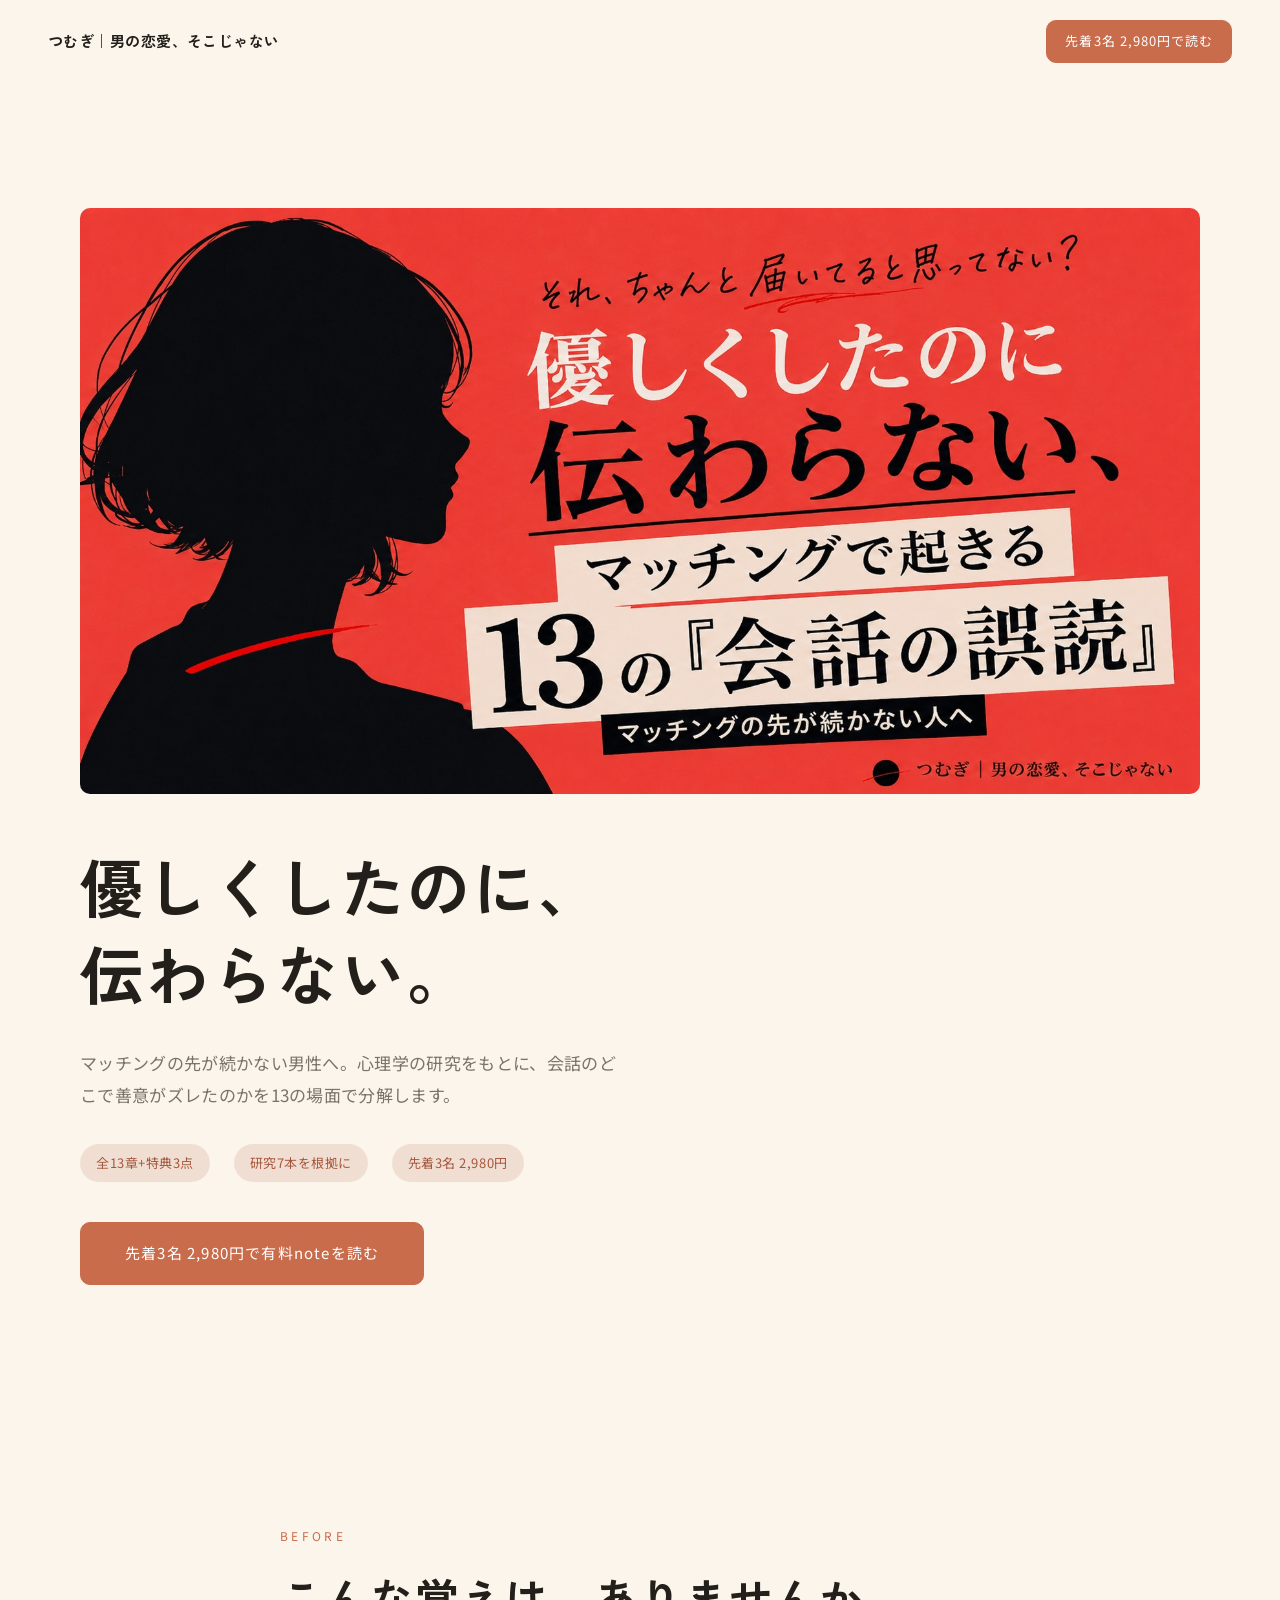
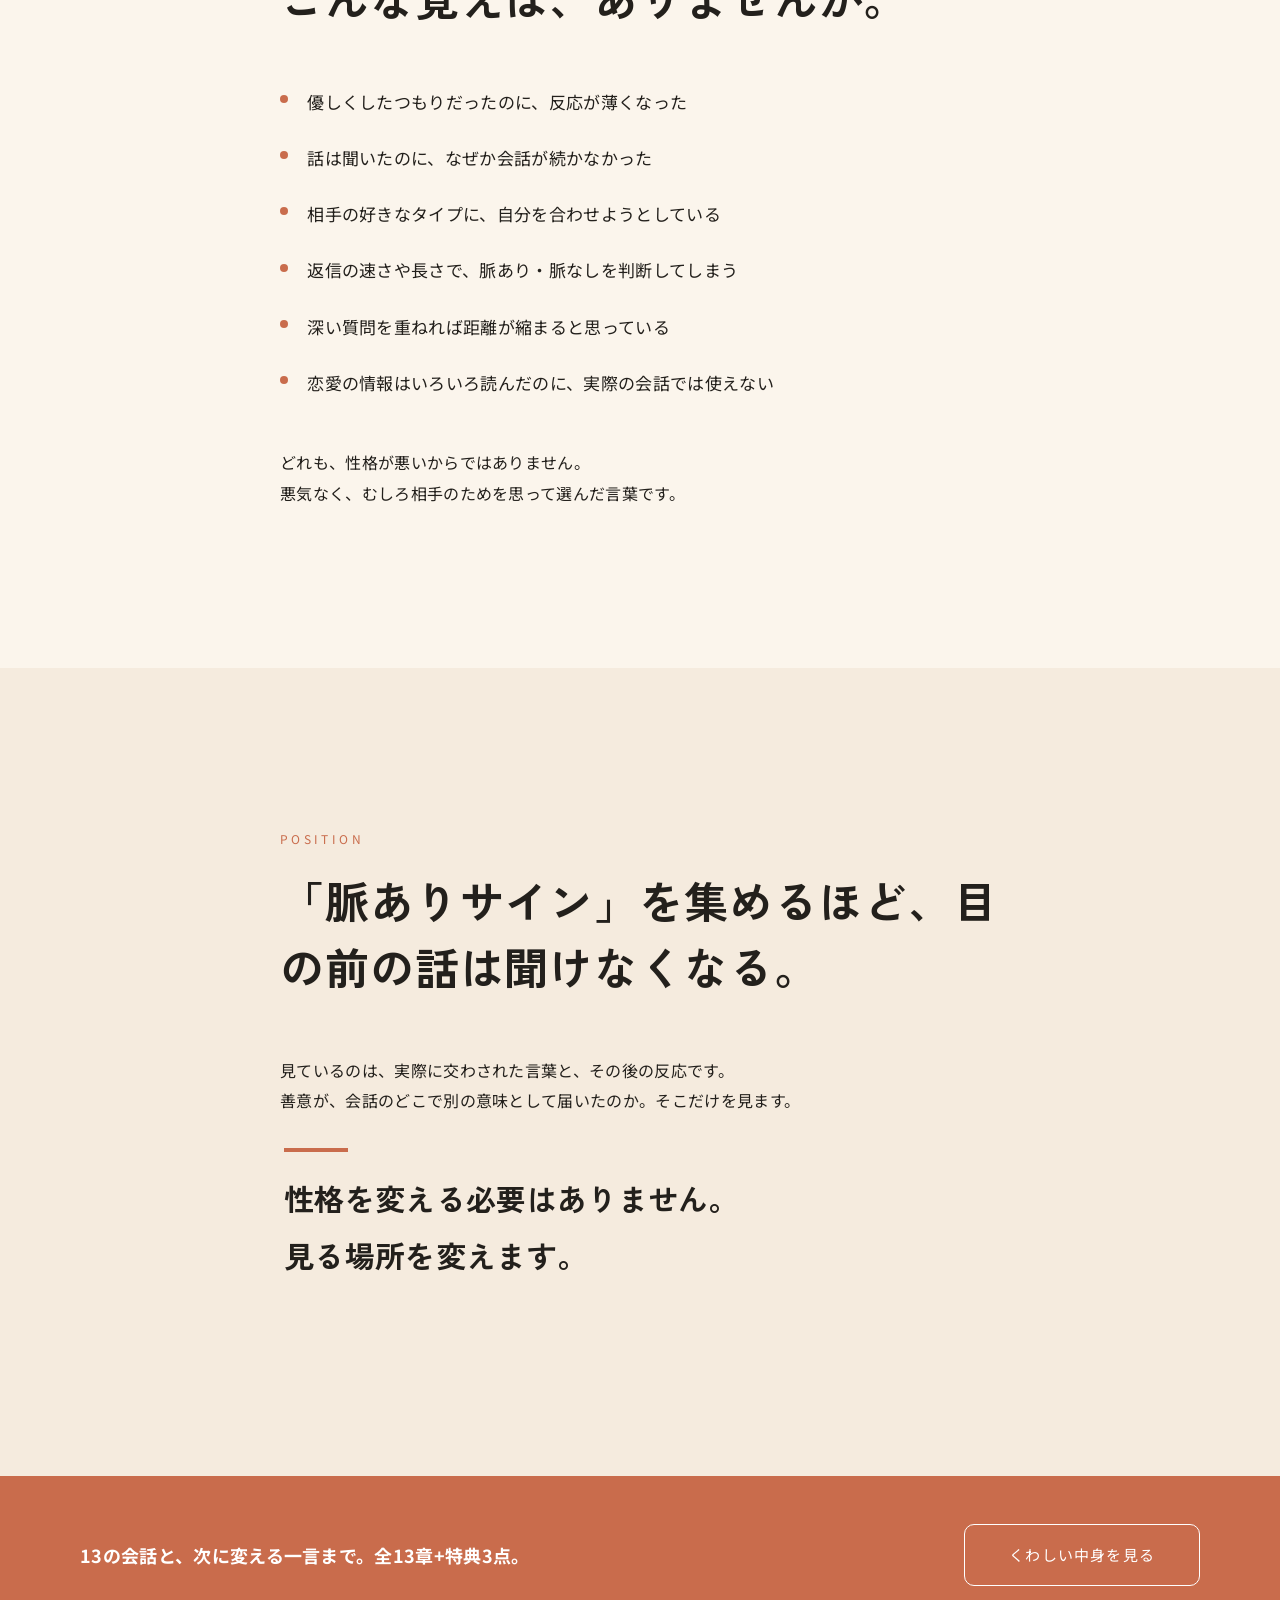
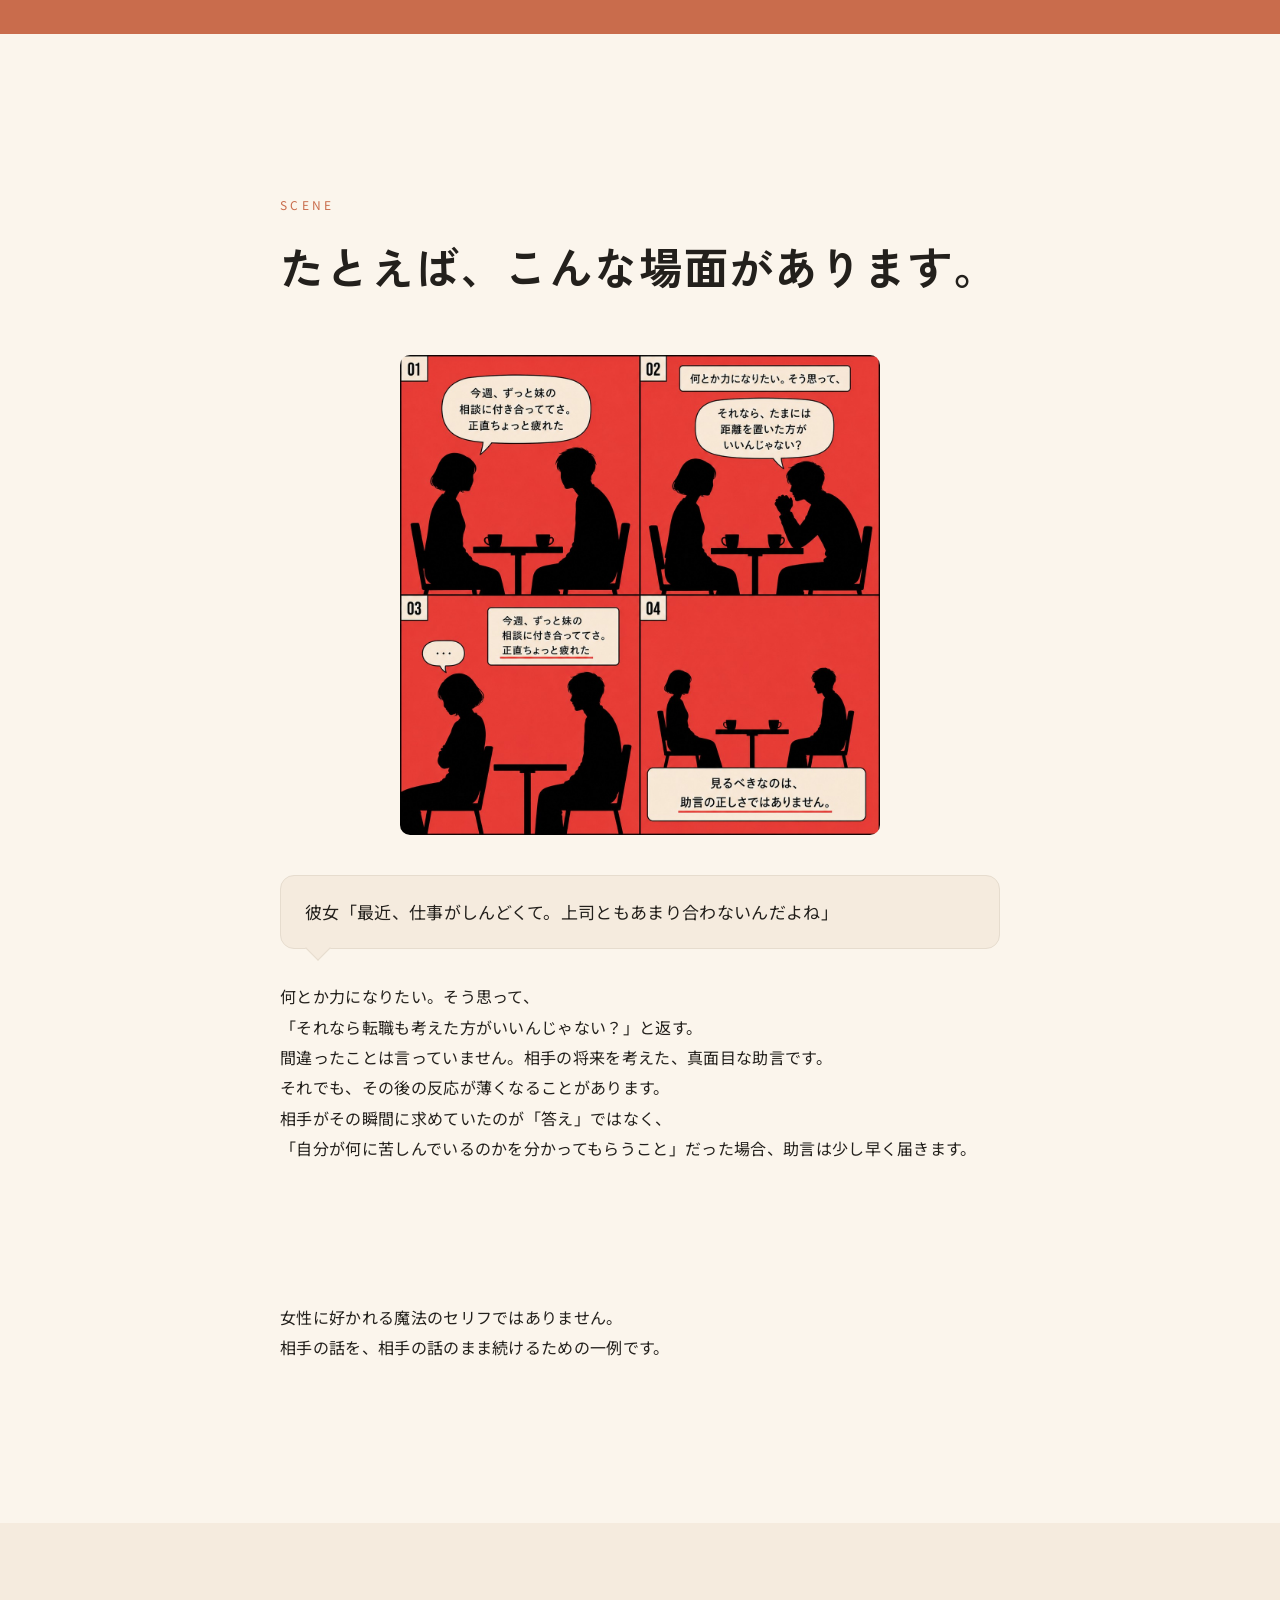
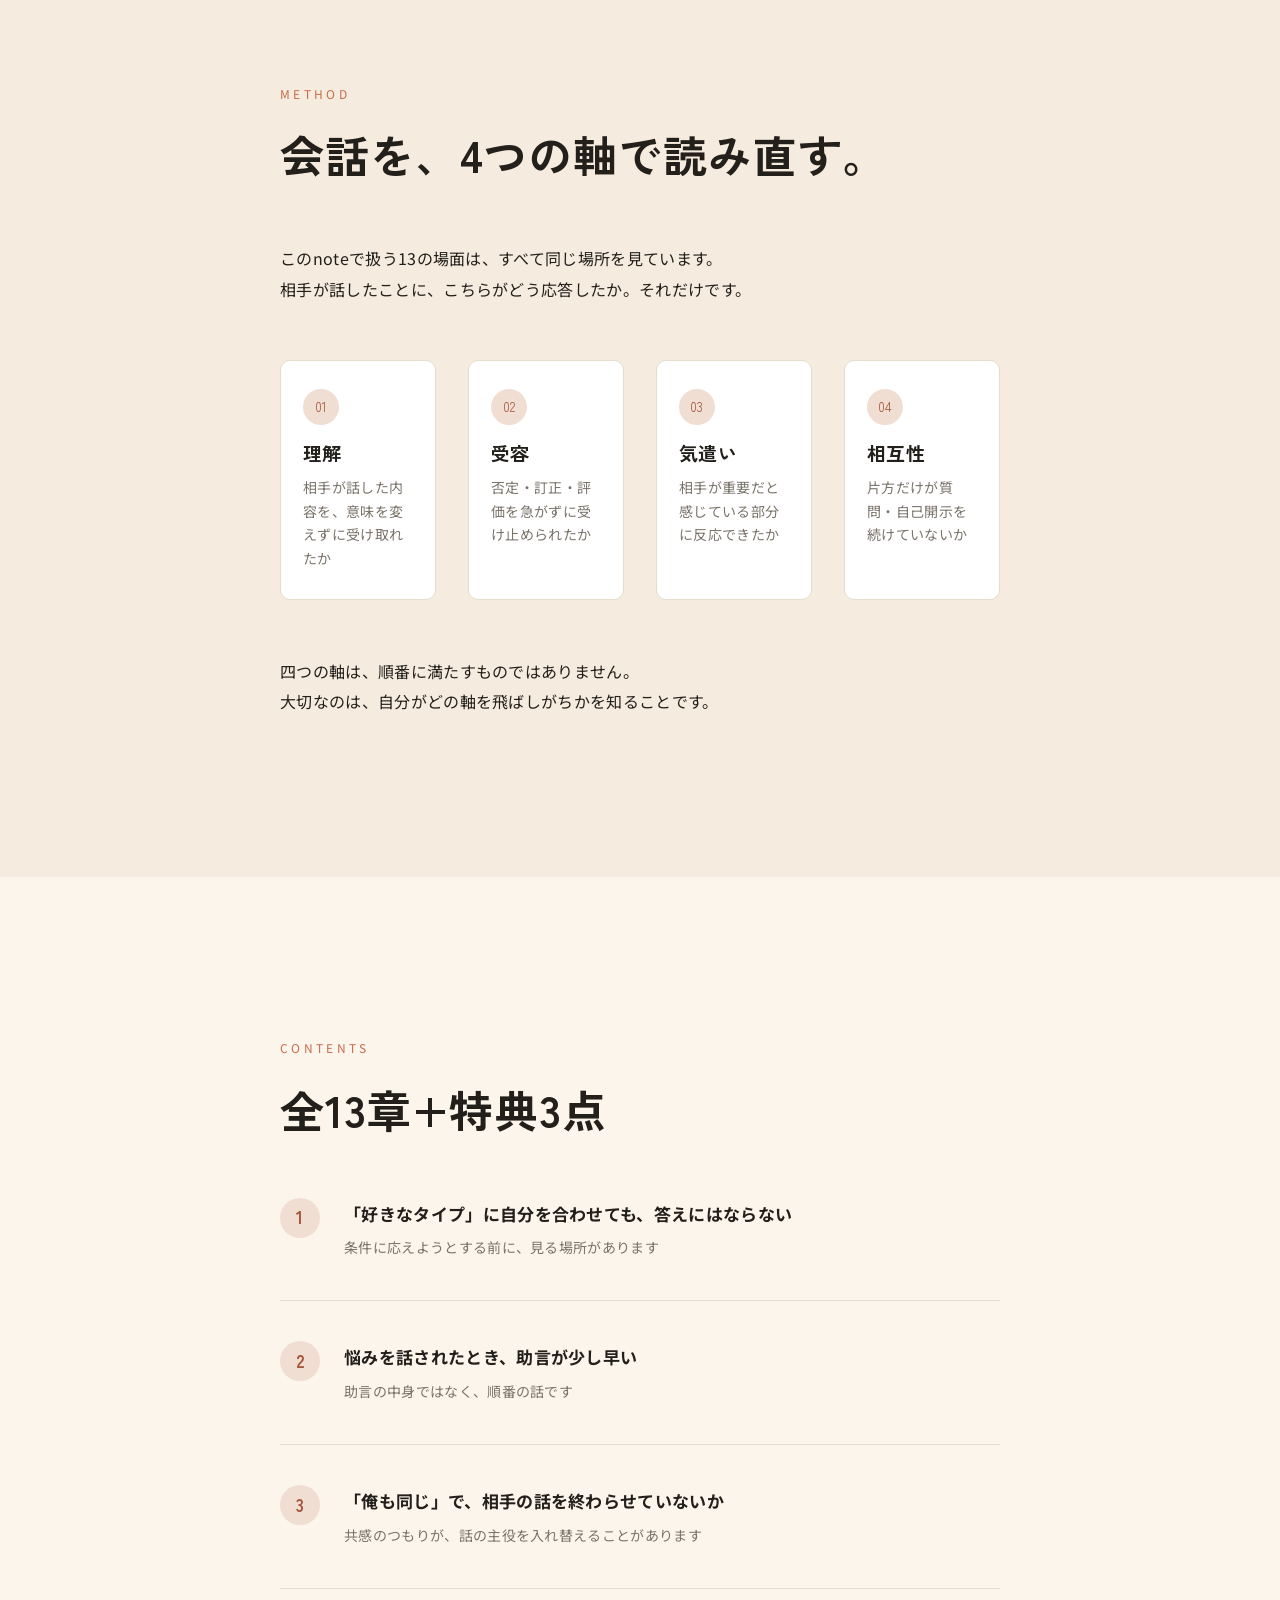
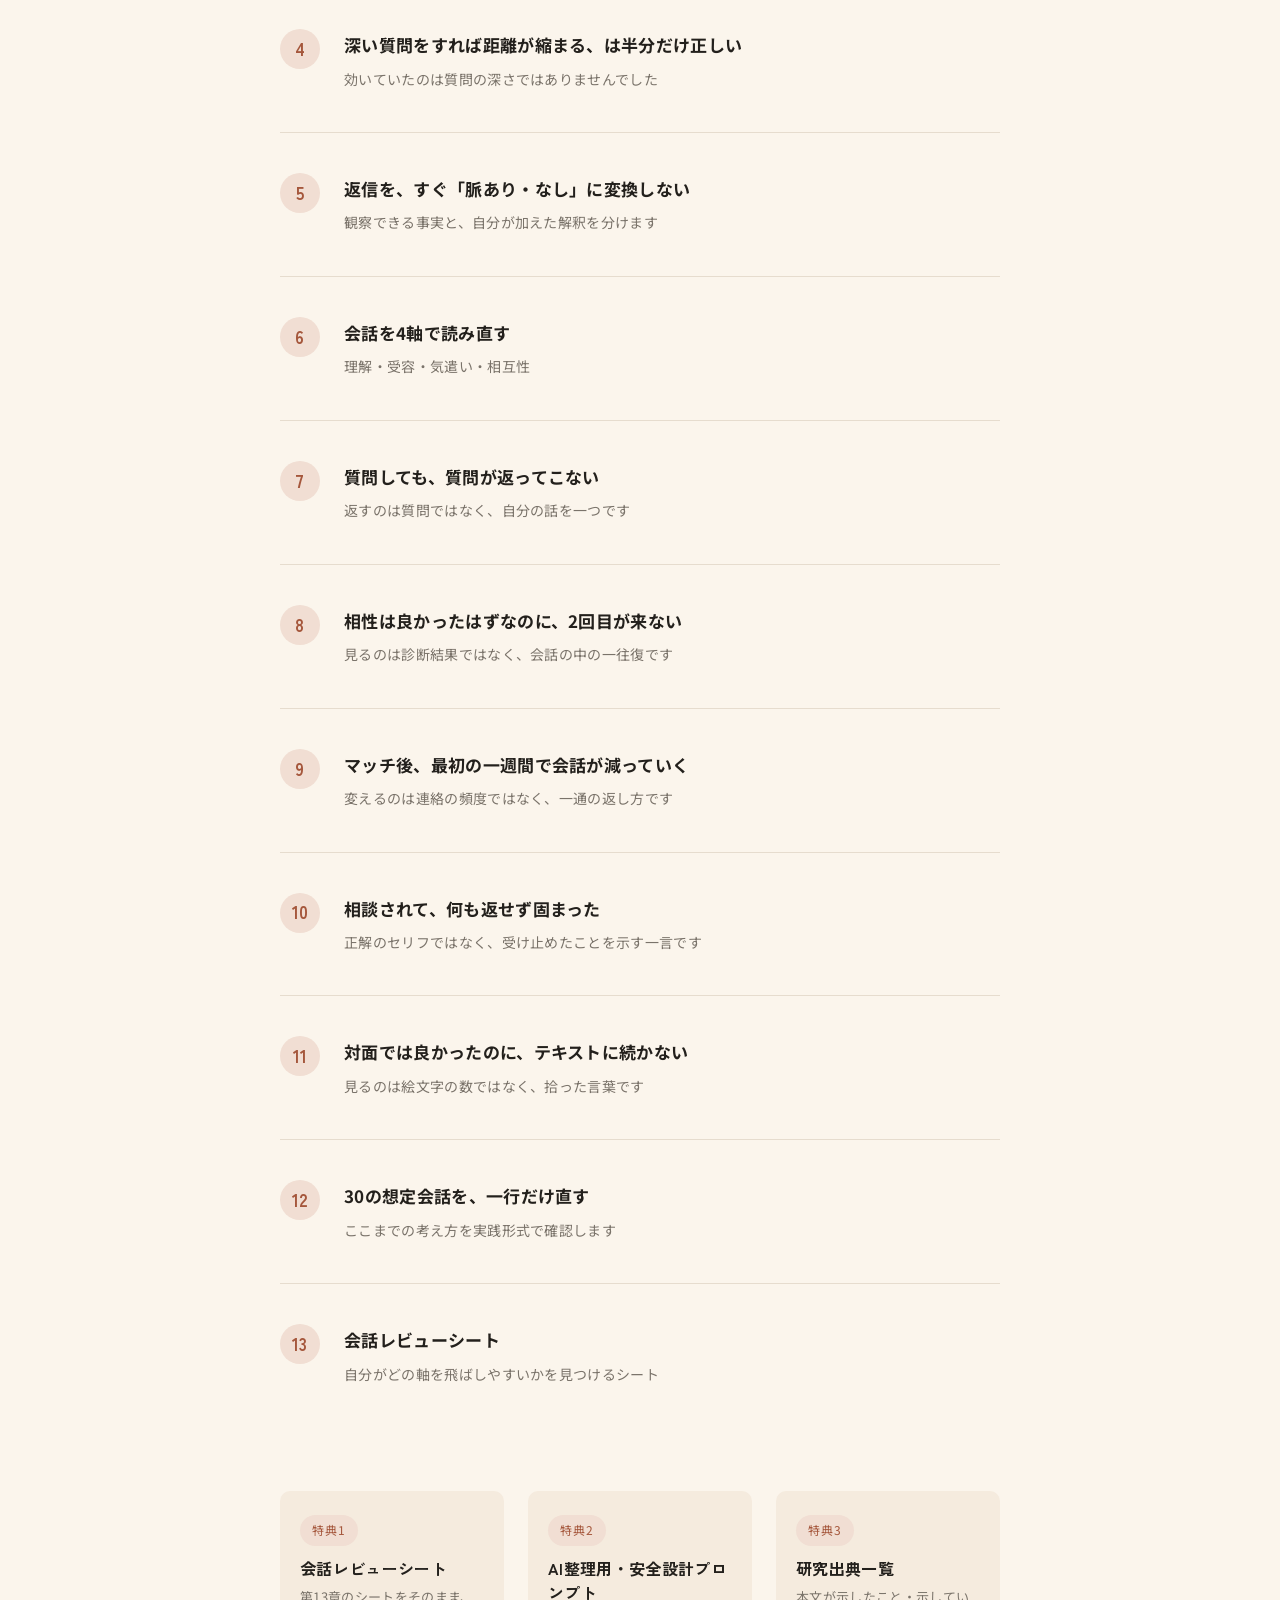
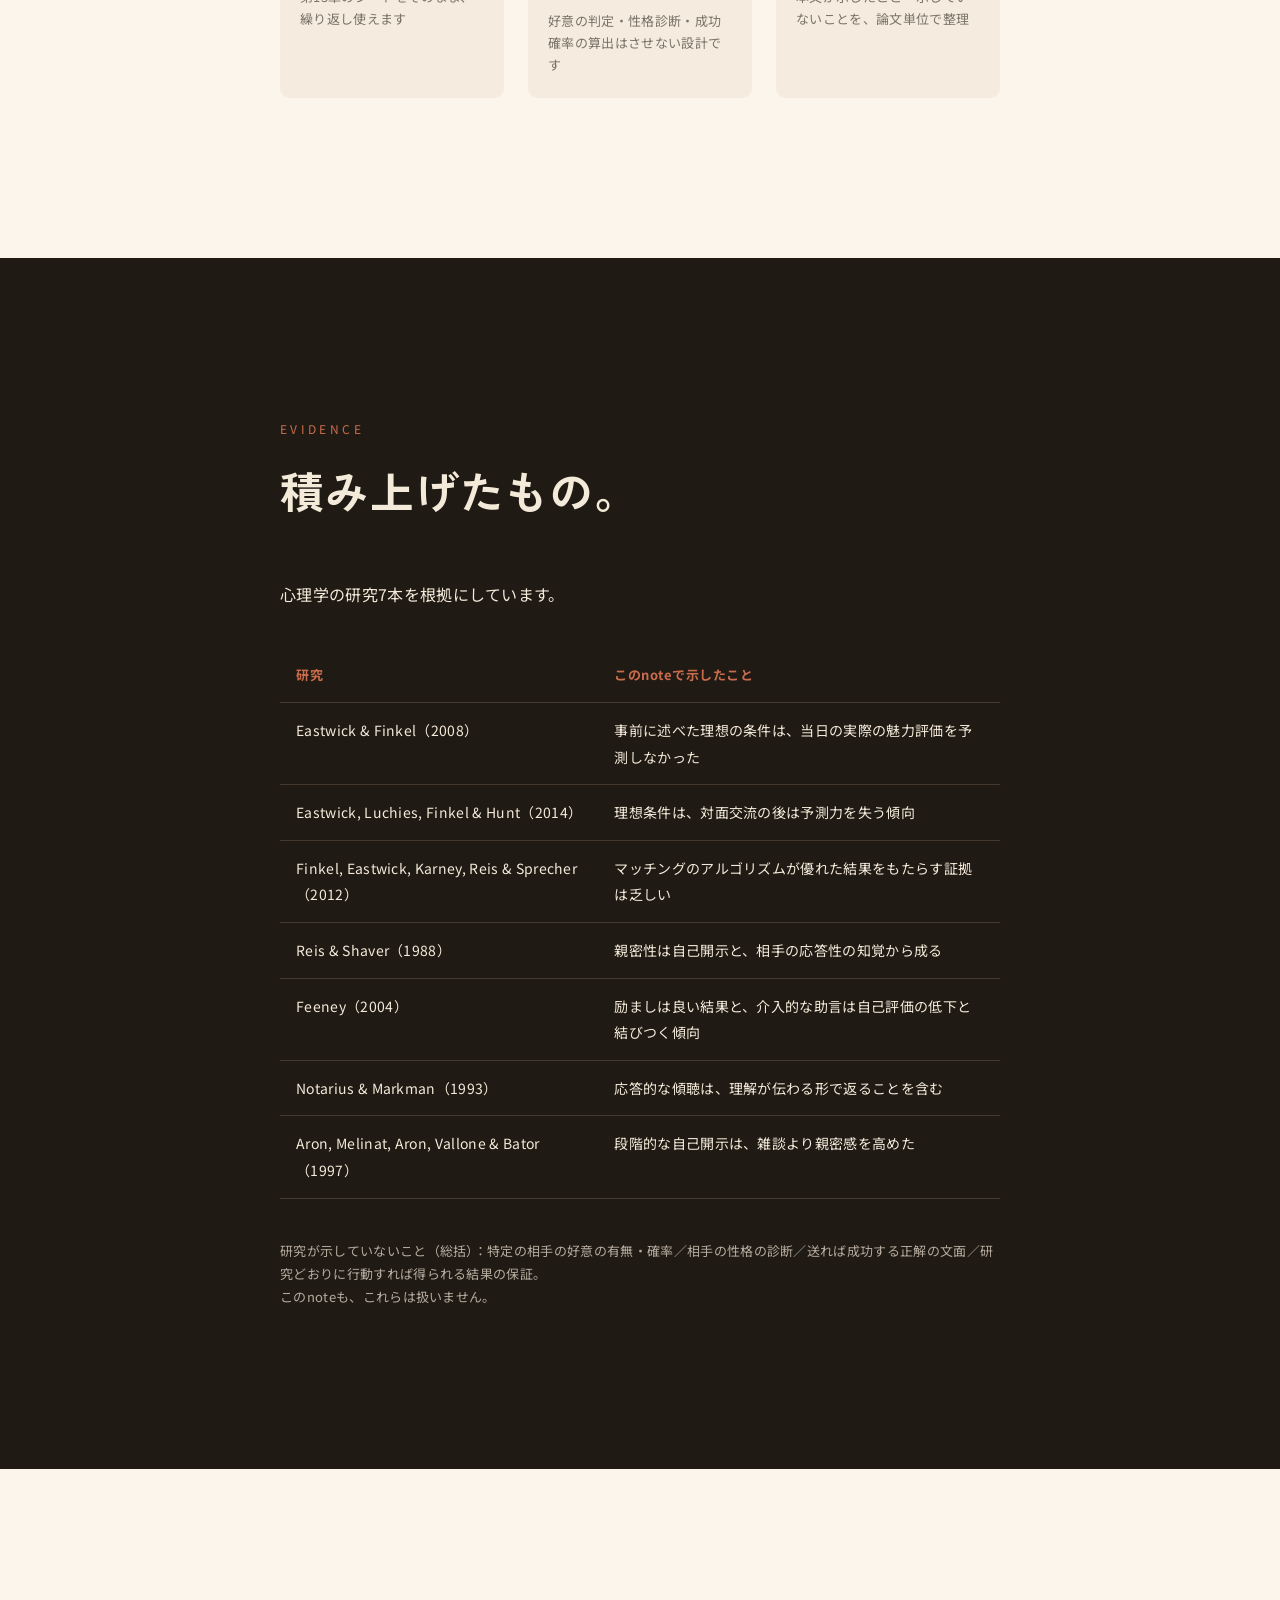
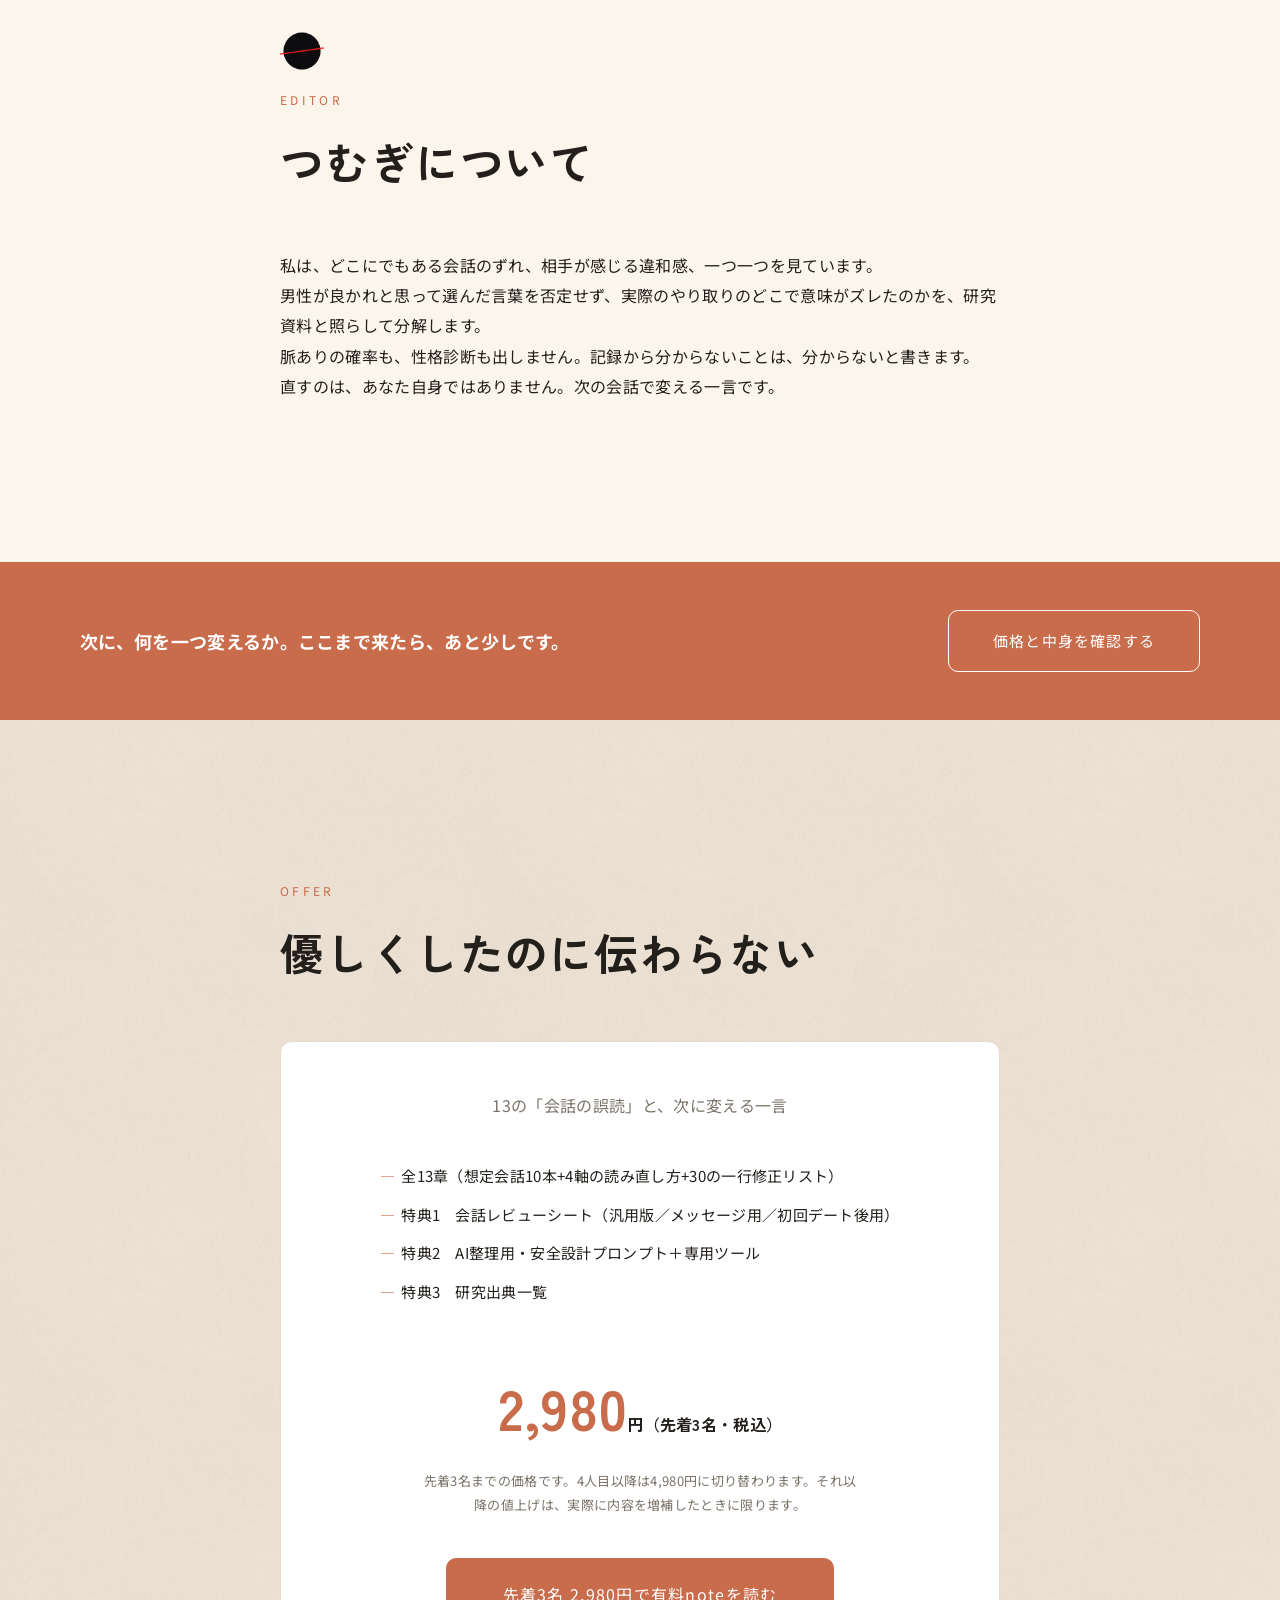
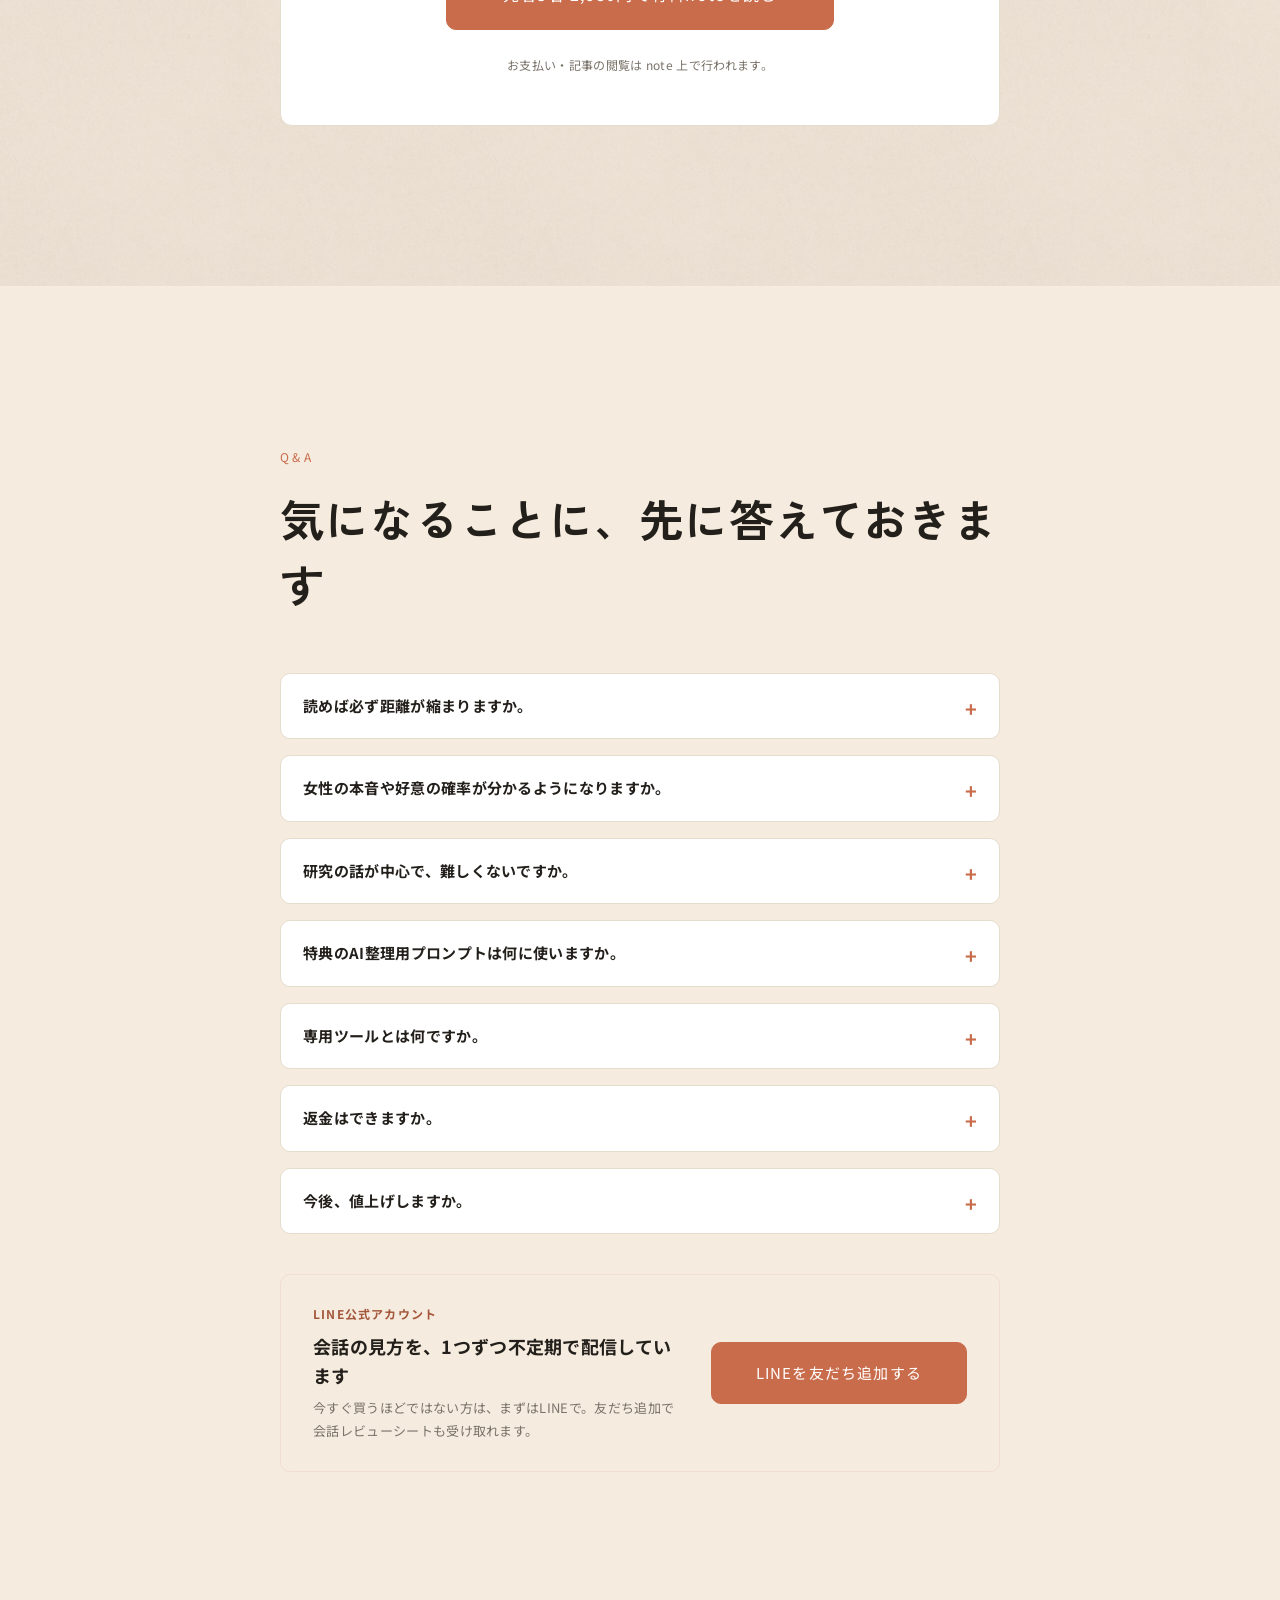
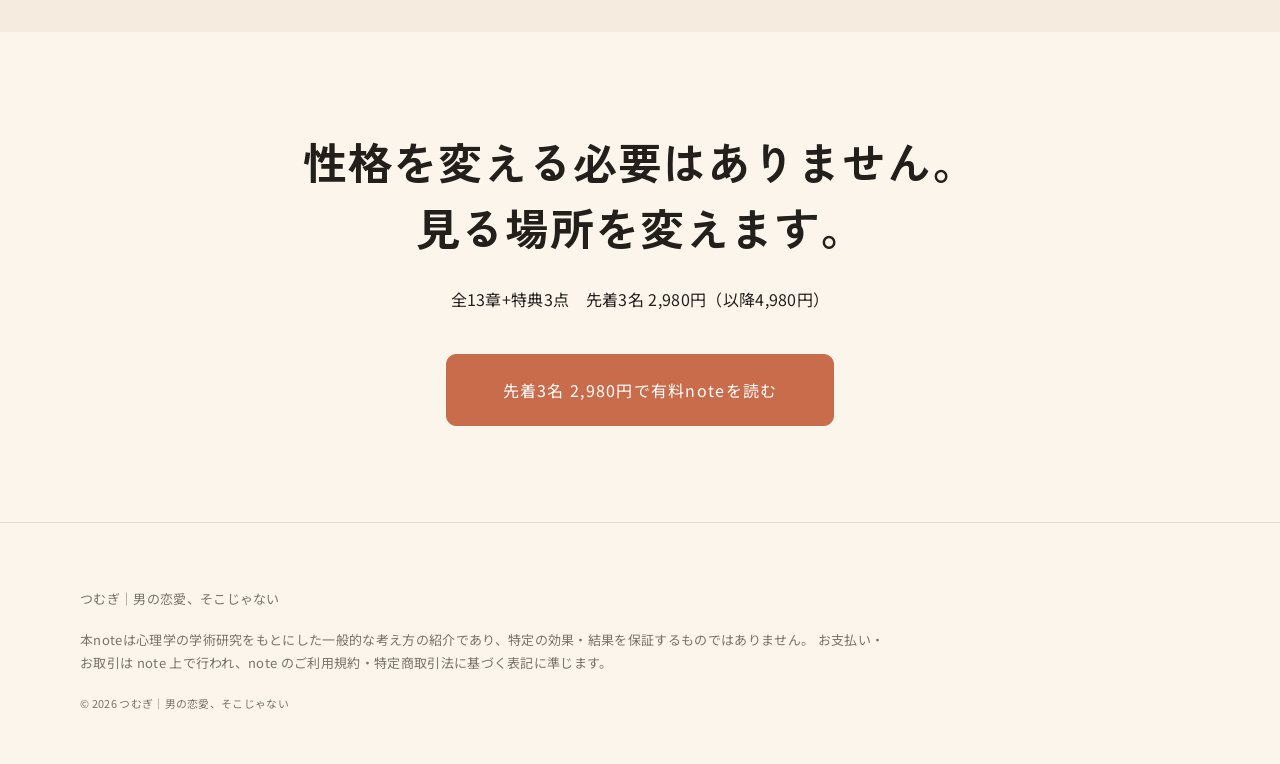
<file: index.html>
<!DOCTYPE html>
<html lang="ja">
<head>
  <meta charset="UTF-8">
  <meta name="viewport" content="width=device-width, initial-scale=1.0">
  <title>優しくしたのに伝わらない、マッチングで起きる13の「会話の誤読」｜つむぎ</title>
  <meta name="description" content="善意の会話が、なぜ別の意味で届くのか。心理学の研究をもとに13章+特典3点で解説する有料note『優しくしたのに伝わらない、マッチングで起きる13の「会話の誤読」』の紹介ページです。">
  <meta property="og:type" content="website">
  <meta property="og:title" content="優しくしたのに伝わらない、マッチングで起きる13の「会話の誤読」｜つむぎ">
  <meta property="og:description" content="善意の会話が、なぜ別の意味で届くのか。心理学の研究をもとに13章+特典3点で解説する有料noteの紹介ページです。">
  <meta property="og:url" content="https://mutsumilabjp-eng.github.io/koi-sokojanai-lp/">
  <meta property="og:image" content="https://mutsumilabjp-eng.github.io/koi-sokojanai-lp/assets/img/common/ogp.jpg">
  <meta property="og:site_name" content="つむぎ｜男の恋愛、そこじゃない">
  <meta name="twitter:card" content="summary_large_image">
  <link rel="canonical" href="https://mutsumilabjp-eng.github.io/koi-sokojanai-lp/">
  <link rel="icon" href="favicon.ico">
  <link rel="apple-touch-icon" href="assets/img/common/apple-touch-icon.png">
  <link rel="preconnect" href="https://fonts.googleapis.com">
  <link rel="preconnect" href="https://fonts.gstatic.com" crossorigin>
  <link href="https://fonts.googleapis.com/css2?family=Zen+Kaku+Gothic+New:wght@500;700;900&family=Noto+Sans+JP:wght@400;500;700&display=swap" rel="stylesheet">
  <link rel="stylesheet" href="assets/css/style.css">
</head>
<body class="p-home">

  <header class="site-header">
    <a class="site-header__logo" href="#hero">つむぎ｜男の恋愛、そこじゃない</a>
    <a class="button button--small site-header__cta" href="#offer">先着3名 2,980円で読む</a>
  </header>

  <main>

    <!-- ヒーロー: 即答型。バナー画像がそのまま見せ場、直下の実テキストで同じ主張をSEO/読み上げ用に担保する -->
    <section class="hero" id="hero">
      <div class="container">
        <div class="hero__visual js-reveal">
          <img src="assets/img/note-header.jpg" alt="優しくしたのに伝わらない。マッチングで起きる13の『会話の誤読』" width="1732" height="908">
        </div>

        <h1 class="hero__title js-reveal" data-delay="1">
          優しくしたのに、<br>伝わらない。
        </h1>
        <p class="hero__lead js-reveal" data-delay="2">
          マッチングの先が続かない男性へ。心理学の研究をもとに、会話のどこで善意がズレたのかを13の場面で分解します。
        </p>
        <div class="hero__meta js-reveal" data-delay="3">
          <span>全13章+特典3点</span>
          <span>研究7本を根拠に</span>
          <span>先着3名 2,980円</span>
        </div>
        <a class="button js-reveal" data-delay="3" href="#offer">先着3名 2,980円で有料noteを読む</a>
      </div>
    </section>

    <!-- 共感: 部族の言葉で「私のことだ」を作る -->
    <section class="section" id="empathy">
      <div class="container--narrow">
        <div class="section-head js-reveal">
          <span class="section-head__en">Before</span>
          <h2 class="section-head__title">こんな覚えは、ありませんか。</h2>
        </div>
        <ul class="checklist js-reveal">
          <li>優しくしたつもりだったのに、反応が薄くなった</li>
          <li>話は聞いたのに、なぜか会話が続かなかった</li>
          <li>相手の好きなタイプに、自分を合わせようとしている</li>
          <li>返信の速さや長さで、脈あり・脈なしを判断してしまう</li>
          <li>深い質問を重ねれば距離が縮まると思っている</li>
          <li>恋愛の情報はいろいろ読んだのに、実際の会話では使えない</li>
        </ul>
        <p class="js-reveal" data-delay="1">
          どれも、性格が悪いからではありません。<br>
          悪気なく、むしろ相手のためを思って選んだ言葉です。
        </p>
      </div>
    </section>

    <!-- 気づき: 「女性の本音を当てる」との決別。アカウントの立ち位置 -->
    <section class="section section--muted" id="reveal">
      <div class="container--narrow">
        <div class="section-head js-reveal">
          <span class="section-head__en">Position</span>
          <h2 class="section-head__title">「脈ありサイン」を集めるほど、目の前の話は聞けなくなる。</h2>
        </div>
        <p class="js-reveal">
          見ているのは、実際に交わされた言葉と、その後の反応です。
        </p>
        <p class="js-reveal" data-delay="1">
          善意が、会話のどこで別の意味として届いたのか。そこだけを見ます。
        </p>
        <blockquote class="quote-bubble quote-bubble--statement js-reveal" data-delay="2">
          性格を変える必要はありません。<br>見る場所を変えます。
        </blockquote>
      </div>
    </section>

    <!-- CTAバンド1: 証拠より先に1回挟む -->
    <section class="cta-band">
      <div class="container cta-band__inner">
        <p class="js-reveal">13の会話と、次に変える一言まで。全13章+特典3点。</p>
        <a class="button button--invert js-reveal" data-delay="1" href="#offer">くわしい中身を見る</a>
      </div>
    </section>

    <!-- 具体場面: 実際にありそうな会話を1つ見せる(冒頭の想定会話をそのまま使用) -->
    <section class="section" id="scene">
      <div class="container--narrow">
        <div class="section-head js-reveal">
          <span class="section-head__en">Scene</span>
          <h2 class="section-head__title">たとえば、こんな場面があります。</h2>
        </div>
        <img class="scene-comic js-reveal" src="assets/img/scene-4koma.jpg" alt="4コマ：彼女「今週、ずっと妹の相談に付き合っててさ。正直ちょっと疲れた」に「それなら、たまには距離を置いた方がいいんじゃない？」と返す場面。見るべきなのは、助言の正しさではありません。" width="1254" height="1254" loading="lazy">
        <blockquote class="quote-bubble js-reveal">
          彼女「最近、仕事がしんどくて。上司ともあまり合わないんだよね」
        </blockquote>
        <p class="js-reveal" data-delay="1">
          何とか力になりたい。そう思って、<br>
          「それなら転職も考えた方がいいんじゃない？」と返す。
        </p>
        <p class="js-reveal" data-delay="2">
          間違ったことは言っていません。相手の将来を考えた、真面目な助言です。<br>
          それでも、その後の反応が薄くなることがあります。
        </p>
        <p class="js-reveal" data-delay="3">
          相手がその瞬間に求めていたのが「答え」ではなく、<br>
          「自分が何に苦しんでいるのかを分かってもらうこと」だった場合、助言は少し早く届きます。
        </p>
        <blockquote class="quote-bubble quote-bubble--fix js-reveal">
          「上司のどんなところが一番しんどい？」
        </blockquote>
        <p class="js-reveal">
          女性に好かれる魔法のセリフではありません。<br>
          相手の話を、相手の話のまま続けるための一例です。
        </p>
      </div>
    </section>

    <!-- 方法の骨子: 4軸 -->
    <section class="section section--muted" id="method">
      <div class="container--narrow">
        <div class="section-head js-reveal">
          <span class="section-head__en">Method</span>
          <h2 class="section-head__title">会話を、4つの軸で読み直す。</h2>
        </div>
        <p class="js-reveal">
          このnoteで扱う13の場面は、すべて同じ場所を見ています。<br>
          相手が話したことに、こちらがどう応答したか。それだけです。
        </p>
        <div class="axis-grid js-reveal" data-delay="1">
          <div class="axis-card">
            <span class="axis-card__num">01</span>
            <h3>理解</h3>
            <p>相手が話した内容を、意味を変えずに受け取れたか</p>
          </div>
          <div class="axis-card">
            <span class="axis-card__num">02</span>
            <h3>受容</h3>
            <p>否定・訂正・評価を急がずに受け止められたか</p>
          </div>
          <div class="axis-card">
            <span class="axis-card__num">03</span>
            <h3>気遣い</h3>
            <p>相手が重要だと感じている部分に反応できたか</p>
          </div>
          <div class="axis-card">
            <span class="axis-card__num">04</span>
            <h3>相互性</h3>
            <p>片方だけが質問・自己開示を続けていないか</p>
          </div>
        </div>
        <p class="js-reveal" data-delay="2">
          四つの軸は、順番に満たすものではありません。<br>
          大切なのは、自分がどの軸を飛ばしがちかを知ることです。
        </p>
      </div>
    </section>

    <!-- 目次: 中身を見せる -->
    <section class="section" id="contents">
      <div class="container--narrow">
        <div class="section-head js-reveal">
          <span class="section-head__en">Contents</span>
          <h2 class="section-head__title">全13章+特典3点</h2>
        </div>
        <ol class="chapter-list js-reveal">
          <li><span class="chapter-list__num">1</span><div><strong>「好きなタイプ」に自分を合わせても、答えにはならない</strong><p>条件に応えようとする前に、見る場所があります</p></div></li>
          <li><span class="chapter-list__num">2</span><div><strong>悩みを話されたとき、助言が少し早い</strong><p>助言の中身ではなく、順番の話です</p></div></li>
          <li><span class="chapter-list__num">3</span><div><strong>「俺も同じ」で、相手の話を終わらせていないか</strong><p>共感のつもりが、話の主役を入れ替えることがあります</p></div></li>
          <li><span class="chapter-list__num">4</span><div><strong>深い質問をすれば距離が縮まる、は半分だけ正しい</strong><p>効いていたのは質問の深さではありませんでした</p></div></li>
          <li><span class="chapter-list__num">5</span><div><strong>返信を、すぐ「脈あり・なし」に変換しない</strong><p>観察できる事実と、自分が加えた解釈を分けます</p></div></li>
          <li><span class="chapter-list__num">6</span><div><strong>会話を4軸で読み直す</strong><p>理解・受容・気遣い・相互性</p></div></li>
          <li><span class="chapter-list__num">7</span><div><strong>質問しても、質問が返ってこない</strong><p>返すのは質問ではなく、自分の話を一つです</p></div></li>
          <li><span class="chapter-list__num">8</span><div><strong>相性は良かったはずなのに、2回目が来ない</strong><p>見るのは診断結果ではなく、会話の中の一往復です</p></div></li>
          <li><span class="chapter-list__num">9</span><div><strong>マッチ後、最初の一週間で会話が減っていく</strong><p>変えるのは連絡の頻度ではなく、一通の返し方です</p></div></li>
          <li><span class="chapter-list__num">10</span><div><strong>相談されて、何も返せず固まった</strong><p>正解のセリフではなく、受け止めたことを示す一言です</p></div></li>
          <li><span class="chapter-list__num">11</span><div><strong>対面では良かったのに、テキストに続かない</strong><p>見るのは絵文字の数ではなく、拾った言葉です</p></div></li>
          <li><span class="chapter-list__num">12</span><div><strong>30の想定会話を、一行だけ直す</strong><p>ここまでの考え方を実践形式で確認します</p></div></li>
          <li><span class="chapter-list__num">13</span><div><strong>会話レビューシート</strong><p>自分がどの軸を飛ばしやすいかを見つけるシート</p></div></li>
        </ol>
        <div class="bonus-grid js-reveal" data-delay="1">
          <div class="bonus-card">
            <span class="bonus-card__label">特典1</span>
            <h3>会話レビューシート</h3>
            <p>第13章のシートをそのまま、繰り返し使えます</p>
          </div>
          <div class="bonus-card">
            <span class="bonus-card__label">特典2</span>
            <h3>AI整理用・安全設計プロンプト</h3>
            <p>好意の判定・性格診断・成功確率の算出はさせない設計です</p>
          </div>
          <div class="bonus-card">
            <span class="bonus-card__label">特典3</span>
            <h3>研究出典一覧</h3>
            <p>本文が示したこと・示していないことを、論文単位で整理</p>
          </div>
        </div>
      </div>
    </section>

    <!-- 証拠(破調): 体験談の代わりに一次資料。背景反転で温度を変える -->
    <section class="section section--ink" id="evidence">
      <div class="container--narrow">
        <div class="section-head js-reveal">
          <span class="section-head__en">Evidence</span>
          <h2 class="section-head__title">積み上げたもの。</h2>
        </div>
        <p class="js-reveal">
          心理学の研究7本を根拠にしています。
        </p>
        <div class="evidence-table-wrap js-reveal" data-delay="1">
          <table class="evidence-table">
            <thead>
              <tr><th>研究</th><th>このnoteで示したこと</th></tr>
            </thead>
            <tbody>
              <tr><td>Eastwick &amp; Finkel（2008）</td><td>事前に述べた理想の条件は、当日の実際の魅力評価を予測しなかった</td></tr>
              <tr><td>Eastwick, Luchies, Finkel &amp; Hunt（2014）</td><td>理想条件は、対面交流の後は予測力を失う傾向</td></tr>
              <tr><td>Finkel, Eastwick, Karney, Reis &amp; Sprecher（2012）</td><td>マッチングのアルゴリズムが優れた結果をもたらす証拠は乏しい</td></tr>
              <tr><td>Reis &amp; Shaver（1988）</td><td>親密性は自己開示と、相手の応答性の知覚から成る</td></tr>
              <tr><td>Feeney（2004）</td><td>励ましは良い結果と、介入的な助言は自己評価の低下と結びつく傾向</td></tr>
              <tr><td>Notarius &amp; Markman（1993）</td><td>応答的な傾聴は、理解が伝わる形で返ることを含む</td></tr>
              <tr><td>Aron, Melinat, Aron, Vallone &amp; Bator（1997）</td><td>段階的な自己開示は、雑談より親密感を高めた</td></tr>
            </tbody>
          </table>
        </div>
        <p class="js-reveal evidence-disclaimer" data-delay="2">
          研究が示していないこと（総括）：特定の相手の好意の有無・確率／相手の性格の診断／送れば成功する正解の文面／研究どおりに行動すれば得られる結果の保証。<br>
          このnoteも、これらは扱いません。
        </p>
      </div>
    </section>

    <!-- 導き手: つむぎについて(テキスト中心。写真は使わず、ブランドマークをワンポイントで) -->
    <section class="section" id="about">
      <div class="container--narrow">
        <div class="section-head js-reveal">
          <img class="section-head__mark" src="assets/img/common/brand-mark.png" alt="" width="44" height="44">
          <span class="section-head__en">Editor</span>
          <h2 class="section-head__title">つむぎについて</h2>
        </div>
        <p class="js-reveal">
          私は、どこにでもある会話のずれ、相手が感じる違和感、一つ一つを見ています。
        </p>
        <p class="js-reveal" data-delay="1">
          男性が良かれと思って選んだ言葉を否定せず、実際のやり取りのどこで意味がズレたのかを、研究資料と照らして分解します。
        </p>
        <p class="js-reveal" data-delay="2">
          脈ありの確率も、性格診断も出しません。記録から分からないことは、分からないと書きます。
        </p>
        <p class="js-reveal" data-delay="3">
          直すのは、あなた自身ではありません。次の会話で変える一言です。
        </p>
      </div>
    </section>

    <!-- CTAバンド2 -->
    <section class="cta-band">
      <div class="container cta-band__inner">
        <p class="js-reveal">次に、何を一つ変えるか。ここまで来たら、あと少しです。</p>
        <a class="button button--invert js-reveal" data-delay="1" href="#offer">価格と中身を確認する</a>
      </div>
    </section>

    <!-- オファー -->
    <section class="section" id="offer">
      <div class="container--narrow">
        <div class="section-head js-reveal">
          <span class="section-head__en">Offer</span>
          <h2 class="section-head__title">優しくしたのに伝わらない</h2>
        </div>
        <div class="offer-card js-reveal">
          <p class="offer-card__sub">13の「会話の誤読」と、次に変える一言</p>
          <ul class="offer-card__includes">
            <li>全13章（想定会話10本+4軸の読み直し方+30の一行修正リスト）</li>
            <li>特典1　会話レビューシート（汎用版／メッセージ用／初回デート後用）</li>
            <li>特典2　AI整理用・安全設計プロンプト＋専用ツール</li>
            <li>特典3　研究出典一覧</li>
          </ul>
          <p class="offer-card__price"><span>2,980</span>円（先着3名・税込）</p>
          <p class="offer-card__note">先着3名までの価格です。4人目以降は4,980円に切り替わります。それ以降の値上げは、実際に内容を増補したときに限ります。</p>
          <a class="button button--large" href="https://note.com/koi_sokojanai/n/nc593da501217" target="_blank" rel="noopener noreferrer">先着3名 2,980円で有料noteを読む</a>
          <p class="offer-card__platform">お支払い・記事の閲覧は note 上で行われます。</p>
        </div>
      </div>
    </section>

    <!-- FAQ -->
    <section class="section section--muted" id="faq">
      <div class="container--narrow">
        <div class="section-head js-reveal">
          <span class="section-head__en">Q&amp;A</span>
          <h2 class="section-head__title">気になることに、先に答えておきます</h2>
        </div>
        <div class="faq-list js-reveal">
          <details class="faq-item">
            <summary>読めば必ず距離が縮まりますか。</summary>
            <p>保証はできません。会話の受け取られ方は相手や状況によって変わります。このnoteが渡すのは正解のセリフではなく、次に一つだけ確かめる場所です。</p>
          </details>
          <details class="faq-item">
            <summary>女性の本音や好意の確率が分かるようになりますか。</summary>
            <p>いいえ。好意の判定や性格診断はこのnoteの対象外です。扱うのは、会話の中で実際に何が起きたかだけです。</p>
          </details>
          <details class="faq-item">
            <summary>研究の話が中心で、難しくないですか。</summary>
            <p>研究名を主役にはしていません。各章とも、具体的な会話を先に見せ、研究は最後に一行だけ添えています。</p>
          </details>
          <details class="faq-item">
            <summary>特典のAI整理用プロンプトは何に使いますか。</summary>
            <p>自分の会話をAIに整理してもらう時に使う、安全設計つきのプロンプトです。好意の判定や性格診断をAIにさせない指示があらかじめ入っています。個人情報は入力しない前提でご利用ください。</p>
          </details>
          <details class="faq-item">
            <summary>専用ツールとは何ですか。</summary>
            <p>会話を貼るだけで、事実と解釈を分け、四軸で整理する対話形式のツールです。購入者にリンクをお渡しします。ChatGPTのアカウントが必要です。</p>
          </details>
          <details class="faq-item">
            <summary>返金はできますか。</summary>
            <p>デジタルコンテンツの性質上、購入後の返金は原則行っていません。お支払いは note 上で行われるため、note のご利用規約にも準じます。</p>
          </details>
          <details class="faq-item">
            <summary>今後、値上げしますか。</summary>
            <p>先着3名までは2,980円、4人目以降は4,980円です。それ以降さらに値上げする場合は、内容を実際に増補したときに限ります。</p>
          </details>
        </div>
        <div class="line-banner js-reveal" data-delay="1">
          <div class="line-banner__text">
            <p class="line-banner__label">LINE公式アカウント</p>
            <p class="line-banner__title">会話の見方を、1つずつ不定期で配信しています</p>
            <p class="line-banner__desc">今すぐ買うほどではない方は、まずはLINEで。友だち追加で会話レビューシートも受け取れます。</p>
          </div>
          <a class="button" href="https://line.me/R/ti/p/@974dczzv" target="_blank" rel="noopener noreferrer">LINEを友だち追加する</a>
        </div>
      </div>
    </section>

    <!-- 最終CTA -->
    <section class="section section--tight" id="final-cta">
      <div class="container" style="text-align:center">
        <h2 class="section-head__title js-reveal">性格を変える必要はありません。<br>見る場所を変えます。</h2>
        <p class="js-reveal" data-delay="1" style="margin:24px 0 40px">全13章+特典3点　先着3名 2,980円（以降4,980円）</p>
        <a class="button button--large js-reveal" data-delay="2" href="https://note.com/koi_sokojanai/n/nc593da501217" target="_blank" rel="noopener noreferrer">先着3名 2,980円で有料noteを読む</a>
      </div>
    </section>
  </main>

  <footer class="site-footer">
    <div class="container">
      <p>つむぎ｜男の恋愛、そこじゃない</p>
      <p class="site-footer__legal">
        本noteは心理学の学術研究をもとにした一般的な考え方の紹介であり、特定の効果・結果を保証するものではありません。
        お支払い・お取引は note 上で行われ、note のご利用規約・特定商取引法に基づく表記に準じます。
      </p>
      <p><small>&copy; 2026 つむぎ｜男の恋愛、そこじゃない</small></p>
    </div>
  </footer>

  <button class="motion-stop">アニメーションを停止する</button>
  <script src="assets/js/main.js" defer></script>
</body>
</html>
</file>
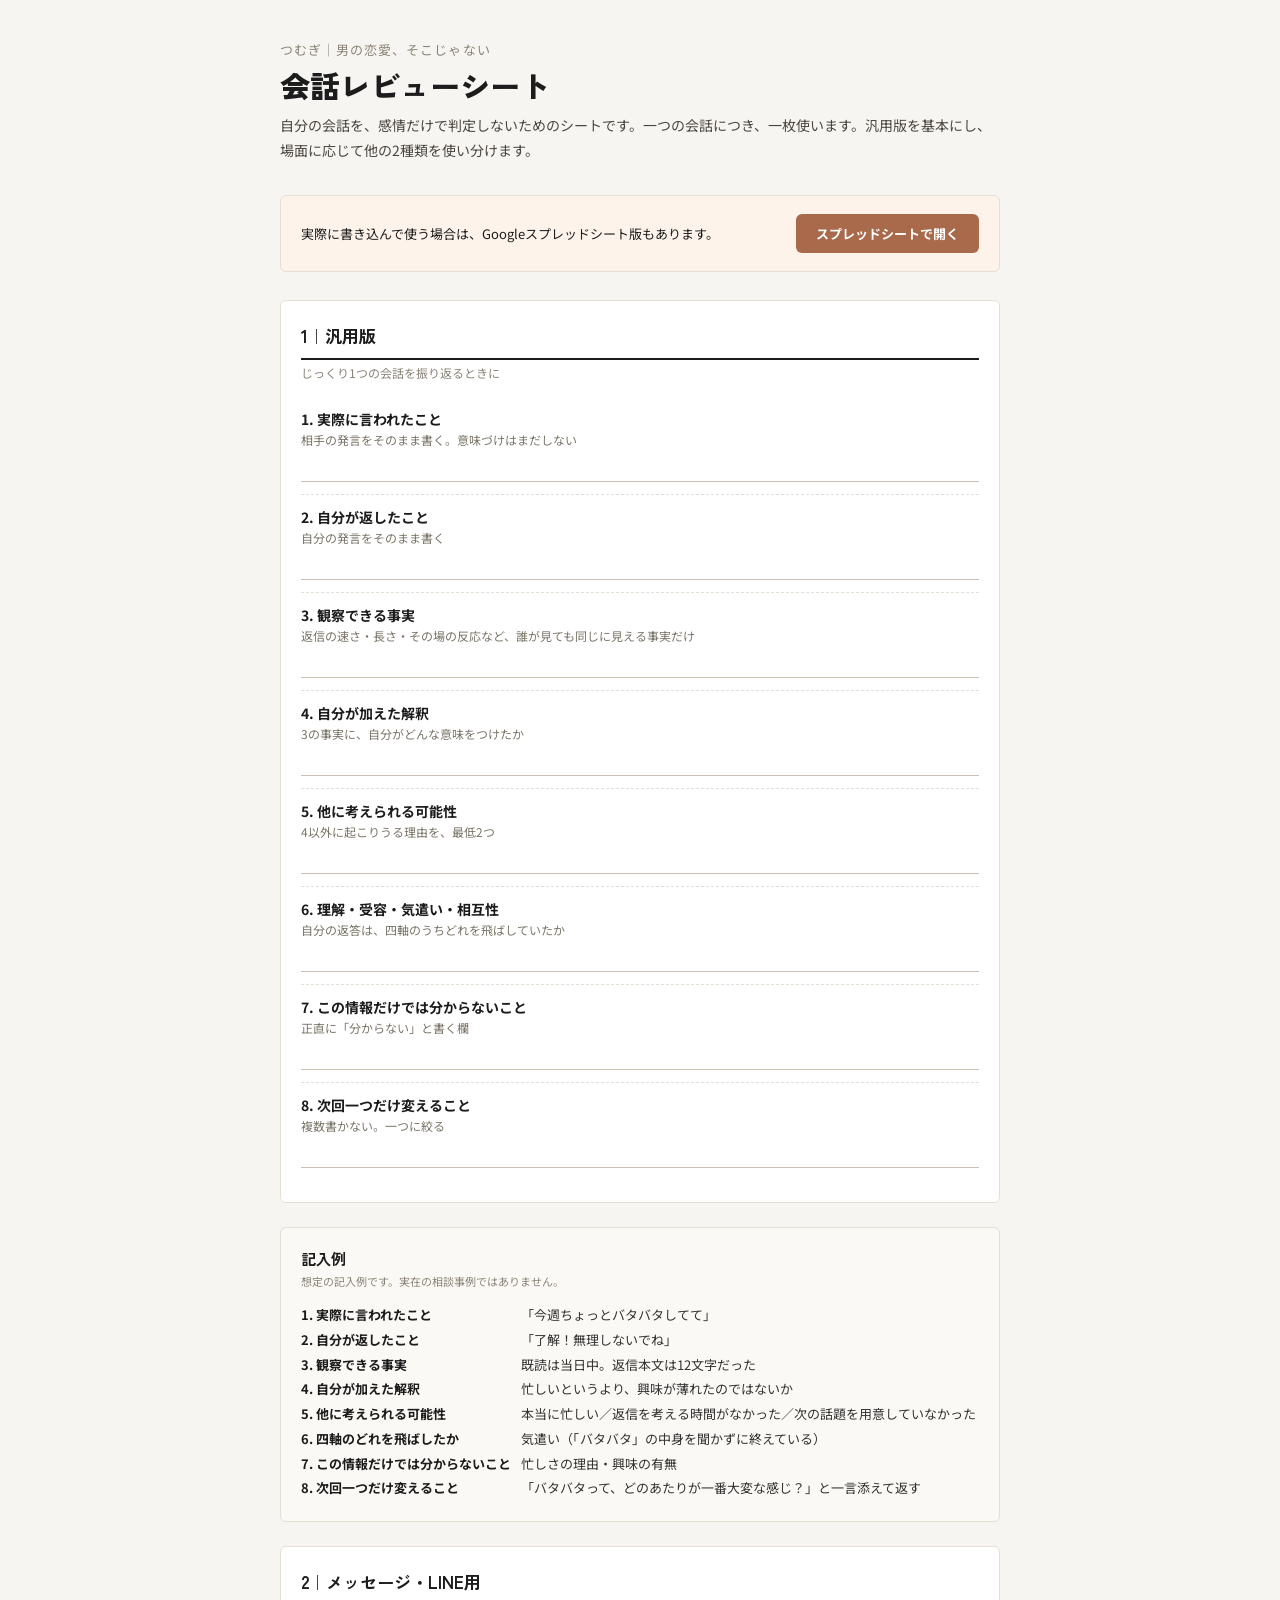
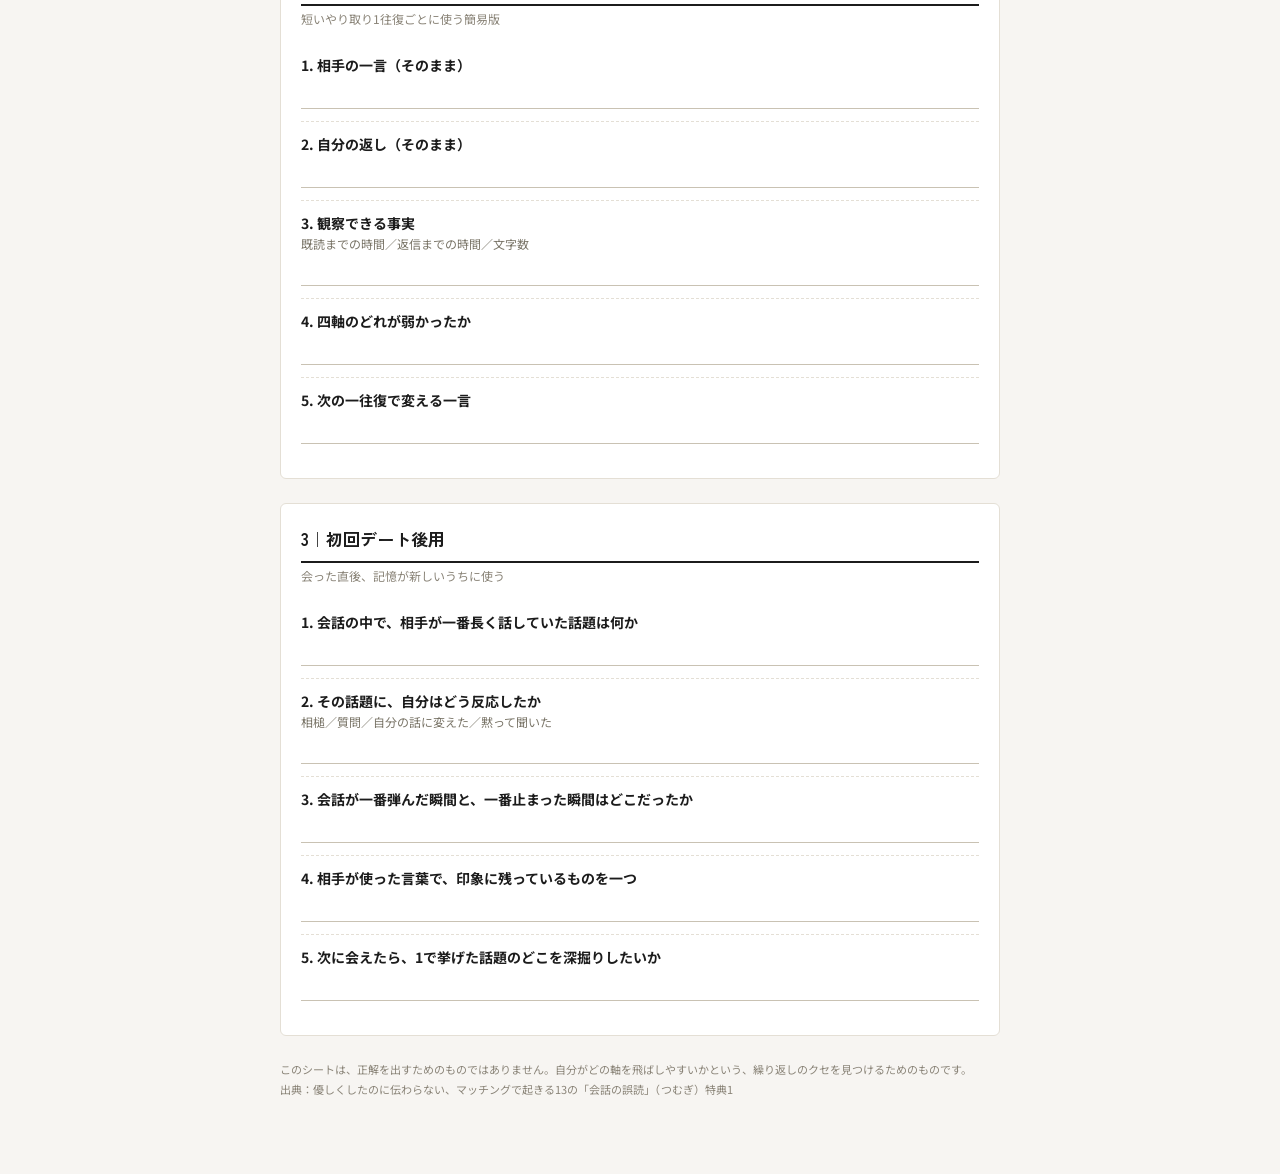
<file: tokuten/review-sheet.html>
<!DOCTYPE html>
<html lang="ja">
<head>
<meta charset="UTF-8">
<meta name="viewport" content="width=device-width, initial-scale=1.0">
<title>会話レビューシート｜つむぎ</title>
<meta name="robots" content="noindex">
<meta name="description" content="会話レビューシート（汎用版／メッセージ用／初回デート後用）。つむぎ｜男の恋愛、そこじゃない特典1。">
<link rel="icon" href="../favicon.ico">
<link rel="preconnect" href="https://fonts.googleapis.com">
<link rel="preconnect" href="https://fonts.gstatic.com" crossorigin>
<link href="https://fonts.googleapis.com/css2?family=Zen+Kaku+Gothic+New:wght@500;700;900&family=Noto+Sans+JP:wght@400;500;700&display=swap" rel="stylesheet">
<style>
  * { box-sizing: border-box; }
  body {
    margin: 0;
    background: #f7f5f2;
    font-family: 'Noto Sans JP', 'Hiragino Sans', sans-serif;
    color: #1c1c1c;
  }
  .page { max-width: 760px; margin: 0 auto; padding: 40px 20px 64px; }
  .brand { font-size: 13px; letter-spacing: 0.08em; color: #8a8478; margin-bottom: 4px; }
  h1 { font-family: 'Zen Kaku Gothic New', sans-serif; font-weight: 900; font-size: clamp(24px,6vw,30px); margin: 0 0 6px; }
  .lead { font-size: 14px; color: #4a463f; line-height: 1.8; margin: 0 0 32px; }
  .card { background: #fff; border: 1px solid #e4dfd5; border-radius: 6px; padding: 22px 20px; margin-bottom: 24px; }
  .card h2 { font-family: 'Zen Kaku Gothic New', sans-serif; font-size: 17px; font-weight: 700; margin: 0 0 4px; padding-bottom: 10px; border-bottom: 2px solid #1c1c1c; }
  .card .sub { font-size: 12px; color: #8a8478; margin: 0 0 16px; }
  .item { padding: 12px 0; border-bottom: 1px dashed #e4dfd5; }
  .item:last-child { border-bottom: none; }
  .item .num { font-weight: 700; font-size: 14px; }
  .item .note { font-size: 12px; color: #7a7568; margin-top: 2px; }
  .fillline { margin-top: 10px; border-bottom: 1px solid #c9c2b3; height: 24px; }
  .example { background: #fbf9f5; border: 1px solid #e4dfd5; border-radius: 6px; padding: 20px; margin-bottom: 24px; }
  .example h2 { font-family: 'Zen Kaku Gothic New', sans-serif; font-size: 15px; margin: 0 0 4px; }
  .example .caveat { font-size: 11px; color: #8a8478; margin: 0 0 14px; }
  .example dl { margin: 0; font-size: 13px; line-height: 1.9; }
  .example dt { font-weight: 700; }
  .example dd { margin: 0 0 10px 0; color: #333; }
  .footer { font-size: 11px; color: #8a8478; line-height: 1.8; margin-top: 20px; }
  .sheet-cta {
    display: flex; align-items: center; justify-content: space-between; gap: 16px; flex-wrap: wrap;
    background: #fdf3ea; border: 1px solid #e4dfd5; border-radius: 6px;
    padding: 18px 20px; margin-bottom: 28px;
  }
  .sheet-cta p { margin: 0; font-size: 13px; line-height: 1.7; flex: 1 1 260px; }
  .sheet-cta a {
    flex: 0 0 auto; display: inline-block; background: #a9694b; color: #fff;
    padding: 10px 20px; border-radius: 6px; font-size: 13px; font-weight: 700; text-decoration: none; white-space: nowrap;
  }
  @media (min-width: 640px) {
    .example dt { float: left; width: 210px; clear: left; }
    .example dd { margin: 0 0 0 220px; }
  }
</style>
</head>
<body>
<div class="page">
  <div class="brand">つむぎ｜男の恋愛、そこじゃない</div>
  <h1>会話レビューシート</h1>
  <p class="lead">自分の会話を、感情だけで判定しないためのシートです。一つの会話につき、一枚使います。汎用版を基本にし、場面に応じて他の2種類を使い分けます。</p>

  <div class="sheet-cta">
    <p>実際に書き込んで使う場合は、Googleスプレッドシート版もあります。</p>
    <a href="https://docs.google.com/spreadsheets/d/1w538OxDByQx5lVOYkYGfm5C4_2OTFUO6e_cdwbOw-dU/edit?gid=1196263174#gid=1196263174" target="_blank" rel="noopener noreferrer">スプレッドシートで開く</a>
  </div>

  <div class="card">
    <h2>1｜汎用版</h2>
    <p class="sub">じっくり1つの会話を振り返るときに</p>
    <div class="item"><div class="num">1. 実際に言われたこと</div><div class="note">相手の発言をそのまま書く。意味づけはまだしない</div><div class="fillline"></div></div>
    <div class="item"><div class="num">2. 自分が返したこと</div><div class="note">自分の発言をそのまま書く</div><div class="fillline"></div></div>
    <div class="item"><div class="num">3. 観察できる事実</div><div class="note">返信の速さ・長さ・その場の反応など、誰が見ても同じに見える事実だけ</div><div class="fillline"></div></div>
    <div class="item"><div class="num">4. 自分が加えた解釈</div><div class="note">3の事実に、自分がどんな意味をつけたか</div><div class="fillline"></div></div>
    <div class="item"><div class="num">5. 他に考えられる可能性</div><div class="note">4以外に起こりうる理由を、最低2つ</div><div class="fillline"></div></div>
    <div class="item"><div class="num">6. 理解・受容・気遣い・相互性</div><div class="note">自分の返答は、四軸のうちどれを飛ばしていたか</div><div class="fillline"></div></div>
    <div class="item"><div class="num">7. この情報だけでは分からないこと</div><div class="note">正直に「分からない」と書く欄</div><div class="fillline"></div></div>
    <div class="item"><div class="num">8. 次回一つだけ変えること</div><div class="note">複数書かない。一つに絞る</div><div class="fillline"></div></div>
  </div>

  <div class="example">
    <h2>記入例</h2>
    <p class="caveat">想定の記入例です。実在の相談事例ではありません。</p>
    <dl>
      <dt>1. 実際に言われたこと</dt><dd>「今週ちょっとバタバタしてて」</dd>
      <dt>2. 自分が返したこと</dt><dd>「了解！無理しないでね」</dd>
      <dt>3. 観察できる事実</dt><dd>既読は当日中。返信本文は12文字だった</dd>
      <dt>4. 自分が加えた解釈</dt><dd>忙しいというより、興味が薄れたのではないか</dd>
      <dt>5. 他に考えられる可能性</dt><dd>本当に忙しい／返信を考える時間がなかった／次の話題を用意していなかった</dd>
      <dt>6. 四軸のどれを飛ばしたか</dt><dd>気遣い（「バタバタ」の中身を聞かずに終えている）</dd>
      <dt>7. この情報だけでは分からないこと</dt><dd>忙しさの理由・興味の有無</dd>
      <dt>8. 次回一つだけ変えること</dt><dd>「バタバタって、どのあたりが一番大変な感じ？」と一言添えて返す</dd>
    </dl>
  </div>

  <div class="card">
    <h2>2｜メッセージ・LINE用</h2>
    <p class="sub">短いやり取り1往復ごとに使う簡易版</p>
    <div class="item"><div class="num">1. 相手の一言（そのまま）</div><div class="fillline"></div></div>
    <div class="item"><div class="num">2. 自分の返し（そのまま）</div><div class="fillline"></div></div>
    <div class="item"><div class="num">3. 観察できる事実</div><div class="note">既読までの時間／返信までの時間／文字数</div><div class="fillline"></div></div>
    <div class="item"><div class="num">4. 四軸のどれが弱かったか</div><div class="fillline"></div></div>
    <div class="item"><div class="num">5. 次の一往復で変える一言</div><div class="fillline"></div></div>
  </div>

  <div class="card">
    <h2>3｜初回デート後用</h2>
    <p class="sub">会った直後、記憶が新しいうちに使う</p>
    <div class="item"><div class="num">1. 会話の中で、相手が一番長く話していた話題は何か</div><div class="fillline"></div></div>
    <div class="item"><div class="num">2. その話題に、自分はどう反応したか</div><div class="note">相槌／質問／自分の話に変えた／黙って聞いた</div><div class="fillline"></div></div>
    <div class="item"><div class="num">3. 会話が一番弾んだ瞬間と、一番止まった瞬間はどこだったか</div><div class="fillline"></div></div>
    <div class="item"><div class="num">4. 相手が使った言葉で、印象に残っているものを一つ</div><div class="fillline"></div></div>
    <div class="item"><div class="num">5. 次に会えたら、1で挙げた話題のどこを深掘りしたいか</div><div class="fillline"></div></div>
  </div>

  <p class="footer">このシートは、正解を出すためのものではありません。自分がどの軸を飛ばしやすいかという、繰り返しのクセを見つけるためのものです。<br>
  出典：優しくしたのに伝わらない、マッチングで起きる13の「会話の誤読」（つむぎ）特典1</p>
</div>
</body>
</html>
</file>
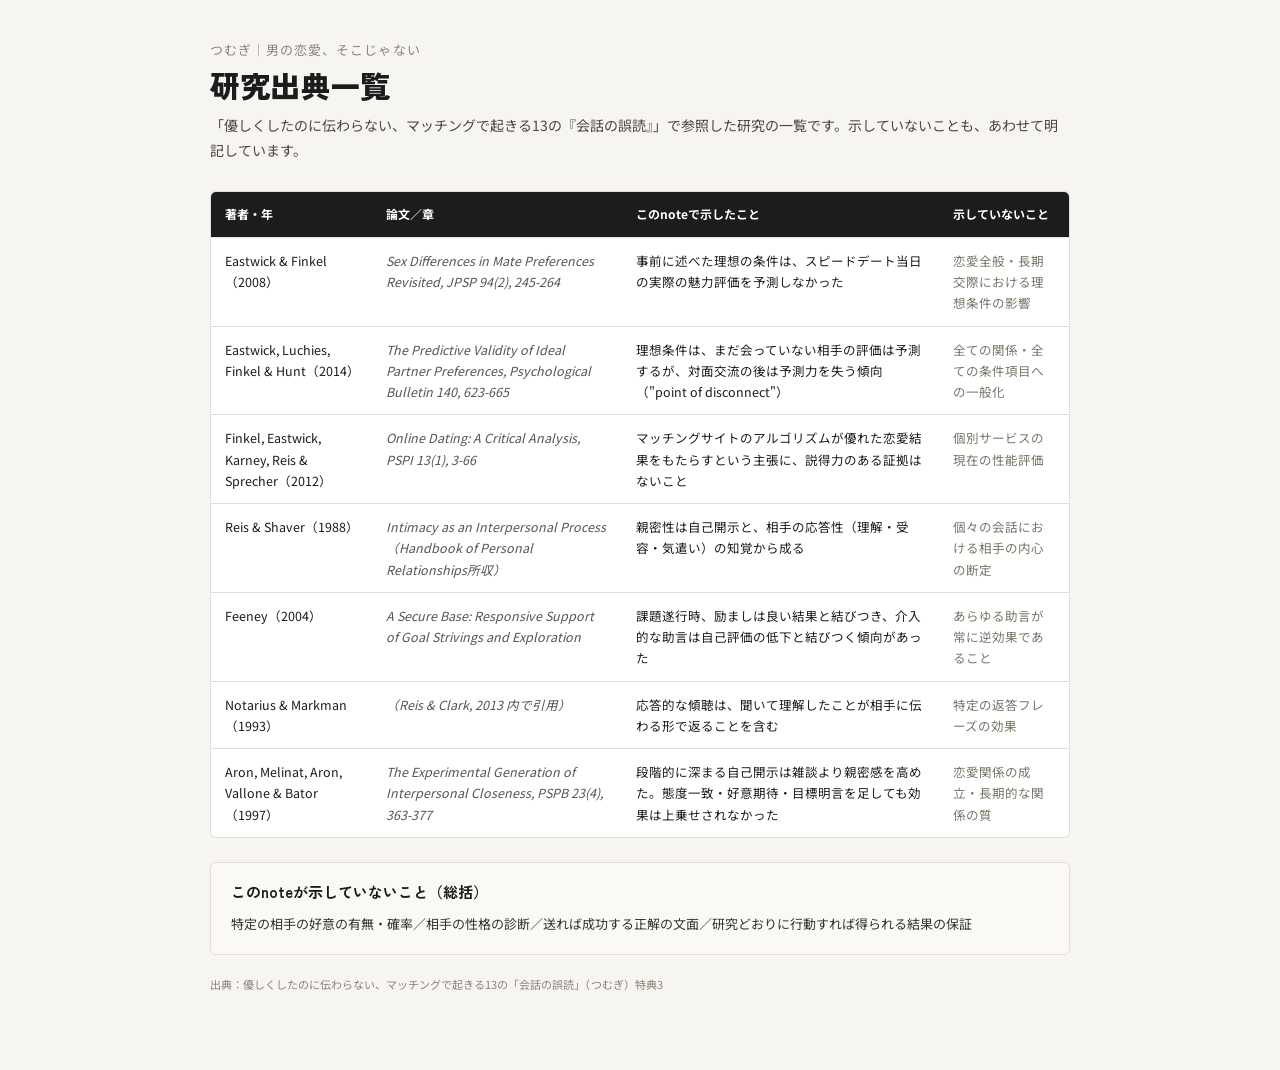
<file: tokuten/sources.html>
<!DOCTYPE html>
<html lang="ja">
<head>
<meta charset="UTF-8">
<meta name="viewport" content="width=device-width, initial-scale=1.0">
<title>研究出典一覧｜つむぎ</title>
<meta name="robots" content="noindex">
<meta name="description" content="優しくしたのに伝わらない、マッチングで起きる13の「会話の誤読」で参照した研究出典一覧。つむぎ｜男の恋愛、そこじゃない特典3。">
<link rel="icon" href="../favicon.ico">
<link rel="preconnect" href="https://fonts.googleapis.com">
<link rel="preconnect" href="https://fonts.gstatic.com" crossorigin>
<link href="https://fonts.googleapis.com/css2?family=Zen+Kaku+Gothic+New:wght@500;700;900&family=Noto+Sans+JP:wght@400;500;700&display=swap" rel="stylesheet">
<style>
  * { box-sizing: border-box; }
  body { margin: 0; background: #f7f5f2; font-family: 'Noto Sans JP', 'Hiragino Sans', sans-serif; color: #1c1c1c; }
  .page { max-width: 900px; margin: 0 auto; padding: 40px 20px 64px; }
  .brand { font-size: 13px; letter-spacing: 0.08em; color: #8a8478; margin-bottom: 4px; }
  h1 { font-family: 'Zen Kaku Gothic New', sans-serif; font-weight: 900; font-size: clamp(24px,6vw,30px); margin: 0 0 6px; }
  .lead { font-size: 14px; color: #4a463f; line-height: 1.8; margin: 0 0 28px; }
  .tablewrap { overflow-x: auto; border: 1px solid #e4dfd5; border-radius: 6px; background:#fff; }
  table { width: 100%; border-collapse: collapse; min-width: 640px; }
  th, td { padding: 12px 14px; text-align: left; font-size: 12.5px; line-height: 1.7; vertical-align: top; border-bottom: 1px solid #e4dfd5; }
  th { background: #1c1c1c; color: #fff; font-weight: 700; font-size: 12px; position: sticky; top:0; }
  tr:last-child td { border-bottom: none; }
  td:nth-child(2) { color: #555; font-style: italic; }
  td:nth-child(4) { color: #7a7568; }
  .summary { margin-top: 24px; background: #fbf9f5; border: 1px solid #e4dfd5; border-radius: 6px; padding: 18px 20px; }
  .summary h2 { font-family: 'Zen Kaku Gothic New', sans-serif; font-size: 15px; margin: 0 0 10px; }
  .summary p { font-size: 13px; line-height: 1.9; margin: 0; color: #333; }
  .footer { font-size: 11px; color: #8a8478; line-height: 1.8; margin-top: 20px; }
</style>
</head>
<body>
<div class="page">
  <div class="brand">つむぎ｜男の恋愛、そこじゃない</div>
  <h1>研究出典一覧</h1>
  <p class="lead">「優しくしたのに伝わらない、マッチングで起きる13の『会話の誤読』」で参照した研究の一覧です。示していないことも、あわせて明記しています。</p>

  <div class="tablewrap">
  <table>
    <tr><th>著者・年</th><th>論文／章</th><th>このnoteで示したこと</th><th>示していないこと</th></tr>
    <tr>
      <td>Eastwick &amp; Finkel（2008）</td>
      <td>Sex Differences in Mate Preferences Revisited, JPSP 94(2), 245-264</td>
      <td>事前に述べた理想の条件は、スピードデート当日の実際の魅力評価を予測しなかった</td>
      <td>恋愛全般・長期交際における理想条件の影響</td>
    </tr>
    <tr>
      <td>Eastwick, Luchies, Finkel &amp; Hunt（2014）</td>
      <td>The Predictive Validity of Ideal Partner Preferences, Psychological Bulletin 140, 623-665</td>
      <td>理想条件は、まだ会っていない相手の評価は予測するが、対面交流の後は予測力を失う傾向（"point of disconnect"）</td>
      <td>全ての関係・全ての条件項目への一般化</td>
    </tr>
    <tr>
      <td>Finkel, Eastwick, Karney, Reis &amp; Sprecher（2012）</td>
      <td>Online Dating: A Critical Analysis, PSPI 13(1), 3-66</td>
      <td>マッチングサイトのアルゴリズムが優れた恋愛結果をもたらすという主張に、説得力のある証拠はないこと</td>
      <td>個別サービスの現在の性能評価</td>
    </tr>
    <tr>
      <td>Reis &amp; Shaver（1988）</td>
      <td>Intimacy as an Interpersonal Process（Handbook of Personal Relationships所収）</td>
      <td>親密性は自己開示と、相手の応答性（理解・受容・気遣い）の知覚から成る</td>
      <td>個々の会話における相手の内心の断定</td>
    </tr>
    <tr>
      <td>Feeney（2004）</td>
      <td>A Secure Base: Responsive Support of Goal Strivings and Exploration</td>
      <td>課題遂行時、励ましは良い結果と結びつき、介入的な助言は自己評価の低下と結びつく傾向があった</td>
      <td>あらゆる助言が常に逆効果であること</td>
    </tr>
    <tr>
      <td>Notarius &amp; Markman（1993）</td>
      <td>（Reis &amp; Clark, 2013 内で引用）</td>
      <td>応答的な傾聴は、聞いて理解したことが相手に伝わる形で返ることを含む</td>
      <td>特定の返答フレーズの効果</td>
    </tr>
    <tr>
      <td>Aron, Melinat, Aron, Vallone &amp; Bator（1997）</td>
      <td>The Experimental Generation of Interpersonal Closeness, PSPB 23(4), 363-377</td>
      <td>段階的に深まる自己開示は雑談より親密感を高めた。態度一致・好意期待・目標明言を足しても効果は上乗せされなかった</td>
      <td>恋愛関係の成立・長期的な関係の質</td>
    </tr>
  </table>
  </div>

  <div class="summary">
    <h2>このnoteが示していないこと（総括）</h2>
    <p>特定の相手の好意の有無・確率／相手の性格の診断／送れば成功する正解の文面／研究どおりに行動すれば得られる結果の保証</p>
  </div>

  <p class="footer">出典：優しくしたのに伝わらない、マッチングで起きる13の「会話の誤読」（つむぎ）特典3</p>
</div>
</body>
</html>
</file>
<file: assets/css/style.css>
@charset "UTF-8";
/* ============================================================
   style.css — スターター基盤
   構成: 1.トークン → 2.リセット/ベース → 3.レイアウト
        → 4.コンポーネント → 5.モーション → 6.停止ポリシー
   触り方は TEMPLATE-GUIDE.md 参照。トークン以外の削除は慎重に。
   ============================================================ */

/* ---------- 1. トークン(案件ごとに必ず引き直す) ----------
   方向: エディトリアル(生成り×黒)を土台に、シグネチャーとして
   有料noteヘッダーのコーラルを主張色に採用。会話は吹き出し、
   つむぎの「検品」行為は朱の校正線で表現する。
   2026-07-31 改訂: ao-beauty-labo.com を参照し、彩度を一段落として
   余白を広げ、丸バッジ/角丸を増やす「軽め」の寄せを実施。 */
:root {
  --color-bg: #fbf5ec;          /* 地: 生成り(僅かに明るく) */
  --color-surface: #ffffff;     /* 面(カード) */
  --color-surface-warm: #f5ebde;/* 面(温かい面。吹き出し等) */
  --color-text: #23201c;        /* 本文 */
  --color-muted: #7a736a;       /* 補助テキスト */
  --color-accent: #c96c4c;      /* 主張色: ヘッダーのコーラルを一段落ち着かせたテラコッタ */
  --color-accent-deep: #a5573c; /* accentの濃色(ホバー・強調) */
  --color-accent-soft: #f1ded3; /* accentの極薄トーン(丸バッジ地) */
  --color-accent-ink: #ffffff;  /* accent上の文字色 */
  --color-line: #e6dcce;        /* 罫線 */
  --color-ink-bg: #201a15;      /* 破調セクション(証拠)の地 */
  --color-ink-text: #f3ead9;    /* 破調セクション上の文字 */
  --color-ink-line: #443a2f;

  --font-display: "Zen Kaku Gothic New", "Hiragino Sans", sans-serif;
  --font-body: "Noto Sans JP", "Hiragino Kaku Gothic ProN", "Yu Gothic", sans-serif;

  --space: 8px;
  --section-pad: clamp(72px, 13vw, 160px);
  --container: 1120px;
  --container-narrow: 720px;
  --radius: 10px;

  --z-header: 100;
  --z-nav: 200;
  --z-modal: 1000;

  --ease-out: cubic-bezier(0.22, 1, 0.36, 1);
  --duration: 0.8s;
}

/* ---------- 2. リセット/ベース ---------- */
*, *::before, *::after { box-sizing: border-box; }
* { margin: 0; }

html { scroll-behavior: smooth; }

body {
  font-family: var(--font-body);
  color: var(--color-text);
  background: var(--color-bg);
  line-height: 1.9;                 /* 日本語本文の床 */
  font-size: 16px;
  letter-spacing: 0.02em;
  -webkit-font-smoothing: antialiased;
  overflow-wrap: anywhere;          /* 長いURL・英単語のはみ出し事故防止 */
}

img, video { max-width: 100%; height: auto; display: block; }

a { color: inherit; }
a:hover { opacity: 0.7; transition: opacity 0.3s; }

:focus-visible {
  outline: 2px solid var(--color-accent);
  outline-offset: 3px;
}

h1, h2, h3 {
  font-family: var(--font-display);
  font-weight: 700;
  line-height: 1.5;                 /* 見出しは本文より詰める */
  letter-spacing: 0.02em;
}

/* ---------- 3. レイアウト ---------- */
.container { width: min(var(--container), 100% - 48px); margin-inline: auto; }
.container--narrow { width: min(var(--container-narrow), 100% - 48px); margin-inline: auto; }

.section { padding-block: var(--section-pad); }
.section--tight { padding-block: calc(var(--section-pad) * 0.6); }
.section--muted { background: var(--color-surface-warm); }
.section--ink {
  background: var(--color-ink-bg);
  color: var(--color-ink-text);
}
.section--ink .section-head__en { color: var(--color-accent); }
.section--ink .evidence-disclaimer { color: color-mix(in srgb, var(--color-ink-text) 70%, transparent); }

/* セクション見出しの型(シグネチャーに差し替える前提の仮デザイン) */
.section-head { margin-bottom: calc(var(--space) * 7); }
.section-head__en {
  display: block;
  font-family: var(--font-body);
  font-size: 12px;
  letter-spacing: 0.28em;
  text-transform: uppercase;
  color: var(--color-accent);
  margin-bottom: calc(var(--space) * 2);
}
.section-head__title { font-size: clamp(28px, 4.5vw, 44px); }

/* ---------- 4. コンポーネント ---------- */

/* ヘッダー */
.site-header {
  position: fixed; inset: 0 0 auto 0; z-index: var(--z-header);
  display: flex; justify-content: space-between; align-items: center;
  padding: 20px clamp(20px, 4vw, 48px);
  transition: background 0.4s, box-shadow 0.4s;
}
.site-header.is-scrolled {
  background: color-mix(in srgb, var(--color-bg) 88%, transparent);
  backdrop-filter: blur(8px);
  box-shadow: 0 1px 0 var(--color-line);
}
.site-header__logo { font-family: var(--font-display); font-size: 15px; font-weight: 700; text-decoration: none; letter-spacing: 0.03em; }
.site-header__cta { padding: 10px 20px; font-size: 13px; }

/* ヒーロー(トップ) */
.hero {
  min-height: auto;
  display: block;
  padding: calc(var(--section-pad) * 1.3) 0 calc(var(--space) * 10);
}
.hero__visual { margin-bottom: calc(var(--space) * 6); }
.hero__visual img { border-radius: var(--radius); }
.hero__title {
  font-size: clamp(34px, 6.4vw, 64px);
  line-height: 1.35;
  max-width: 16em;
}
.hero__lead { margin-top: calc(var(--space) * 4); max-width: 32em; color: var(--color-muted); font-size: 17px; }
.hero__meta {
  display: flex; flex-wrap: wrap; gap: calc(var(--space) * 3);
  margin: calc(var(--space) * 4) 0 calc(var(--space) * 5);
}
.hero__meta span {
  font-size: 13px; letter-spacing: 0.04em; color: var(--color-accent-deep);
  background: var(--color-accent-soft);
  padding: 7px 16px; border-radius: 999px;
}

/* 下層ページヘッダー */
.page-header { padding: calc(var(--section-pad) * 1.2) 0 calc(var(--section-pad) * 0.5); }
.page-header__en {
  font-size: 13px; letter-spacing: 0.28em; text-transform: uppercase;
  color: var(--color-accent);
}
.page-header__title { font-size: clamp(32px, 5vw, 56px); margin-top: calc(var(--space) * 1); }

.breadcrumb { padding-block: calc(var(--space) * 2); font-size: 12px; color: var(--color-muted); }
.breadcrumb ol { display: flex; flex-wrap: wrap; gap: 0.6em; list-style: none; padding: 0; }
.breadcrumb li:not(:last-child)::after { content: "/"; margin-left: 0.6em; }
.breadcrumb a { text-decoration: none; }

/* ボタン */
.button {
  display: inline-block;
  padding: 16px 44px;
  background: var(--color-accent); color: var(--color-accent-ink);
  border: 1px solid var(--color-accent); border-radius: var(--radius);
  font-size: 15px; letter-spacing: 0.08em; text-decoration: none;
  cursor: pointer; transition: background 0.3s, color 0.3s;
}
.button:hover { background: var(--color-accent-deep); border-color: var(--color-accent-deep); opacity: 1; }
.button:disabled { opacity: 0.5; cursor: wait; }
.button--small { padding: 8px 18px; font-size: 13px; }
.button--large { padding: 20px 56px; font-size: 16px; }
.button--invert {
  background: transparent; color: var(--color-accent-ink);
  border-color: var(--color-accent-ink);
}
.button--invert:hover { background: var(--color-accent-ink); color: var(--color-accent-deep); }

/* LINEバナー */
.line-banner {
  display: flex; align-items: center; justify-content: space-between; gap: 24px;
  flex-wrap: wrap;
  background: var(--color-surface-warm);
  border: 1px solid var(--color-accent-soft);
  border-radius: var(--radius);
  padding: 28px 32px;
}
.line-banner__text { flex: 1 1 320px; }
.line-banner__label { font-size: 12px; letter-spacing: 0.1em; color: var(--color-accent-deep); font-weight: 700; margin: 0 0 6px; }
.line-banner__title { font-size: 18px; font-weight: 700; margin: 0 0 6px; line-height: 1.6; }
.line-banner__desc { font-size: 13px; color: var(--color-muted); margin: 0; line-height: 1.8; }
.line-banner .button { flex: 0 0 auto; white-space: nowrap; }

/* フォーム */
.form { display: grid; gap: calc(var(--space) * 4); }
.form__field { display: grid; gap: calc(var(--space) * 1); }
.form__field label { font-size: 14px; font-weight: 600; }
.form__field .required { color: var(--color-accent); font-size: 12px; margin-left: 0.5em; }
.form input, .form textarea {
  font: inherit; padding: 14px 16px;
  background: var(--color-surface);
  border: 1px solid var(--color-line); border-radius: var(--radius);
}
.form input:focus, .form textarea:focus { border-color: var(--color-accent); outline: none; }
.form [aria-invalid="true"] { border-color: #c0392b; }
.form__error { color: #c0392b; font-size: 13px; min-height: 1.2em; }
.form__hp { position: absolute; left: -9999px; }  /* ハニーポット: 削除禁止 */

/* フッター */
.site-footer {
  padding: calc(var(--space) * 8) 0 calc(var(--space) * 4);
  border-top: 1px solid var(--color-line);
  font-size: 13px; color: var(--color-muted);
}
.site-footer p { margin-bottom: calc(var(--space) * 2); }
.site-footer__legal { line-height: 1.8; max-width: 62em; }
.site-footer__legal a { text-decoration: underline; }

/* 共感セクションのチェックリスト */
.checklist {
  list-style: none; padding: 0;
  display: grid; gap: calc(var(--space) * 3);
  margin-bottom: calc(var(--space) * 6);
}
.checklist li {
  position: relative; padding-left: 1.6em;
  font-size: 17px;
}
.checklist li::before {
  content: "";
  position: absolute; left: 0; top: 0.55em;
  width: 8px; height: 8px; border-radius: 50%;
  background: var(--color-accent);
}

/* 会話の吹き出し(つむぎが検品する会話そのもの) */
.scene-comic {
  display: block;
  width: 100%;
  max-width: 480px;
  margin: 0 auto calc(var(--space) * 5);
  border-radius: var(--radius);
}

.quote-bubble {
  position: relative;
  background: var(--color-surface-warm);
  border: 1px solid var(--color-line);
  border-radius: 14px;
  padding: 20px 24px;
  margin: calc(var(--space) * 4) 0;
  font-size: 17px;
}
.quote-bubble::after {
  content: "";
  position: absolute; left: 28px; bottom: -9px;
  width: 18px; height: 18px;
  background: var(--color-surface-warm);
  border-right: 1px solid var(--color-line);
  border-bottom: 1px solid var(--color-line);
  transform: rotate(45deg);
}
.quote-bubble--fix {
  background: color-mix(in srgb, var(--color-accent) 10%, var(--color-surface));
  border-color: color-mix(in srgb, var(--color-accent) 40%, transparent);
  font-weight: 700;
}
.quote-bubble--fix::after {
  background: color-mix(in srgb, var(--color-accent) 10%, var(--color-surface));
  border-color: color-mix(in srgb, var(--color-accent) 40%, transparent);
}
/* 校正線シグネチャー: つむぎの言い切り一文だけに引く朱の下線 */
.quote-bubble--statement {
  background: none; border: none; padding: 0 0 0 4px;
  font-size: clamp(22px, 3.4vw, 30px); font-weight: 700;
  font-family: var(--font-display);
}
.quote-bubble--statement::after { content: none; }
.quote-bubble--statement::before {
  content: "";
  display: block; width: 64px; height: 4px;
  background: var(--color-accent);
  margin-bottom: 18px;
}

/* CTAバンド */
.cta-band { background: var(--color-accent); color: var(--color-accent-ink); }
.cta-band__inner {
  padding-block: calc(var(--space) * 6);
  display: flex; flex-wrap: wrap; align-items: center; justify-content: space-between;
  gap: calc(var(--space) * 4);
}
.cta-band__inner p { font-size: 18px; font-weight: 700; max-width: 30em; }

/* 4軸カード */
.axis-grid {
  display: grid; grid-template-columns: repeat(4, 1fr); gap: calc(var(--space) * 4);
  margin: calc(var(--space) * 7) 0;
}
.axis-card {
  background: var(--color-surface); border: 1px solid var(--color-line);
  border-radius: var(--radius); padding: 28px 22px;
}
.axis-card__num {
  display: inline-flex; align-items: center; justify-content: center;
  width: 36px; height: 36px; border-radius: 50%;
  background: var(--color-accent-soft); color: var(--color-accent-deep);
  font-family: var(--font-display); font-size: 13px; letter-spacing: 0.02em;
  margin-bottom: 4px;
}
.axis-card h3 { margin: 10px 0 8px; font-size: 19px; }
.axis-card p { font-size: 14px; color: var(--color-muted); line-height: 1.7; }
@media (max-width: 767px) {
  .axis-grid { grid-template-columns: repeat(2, 1fr); }
}

/* 目次(章立て) */
.chapter-list {
  list-style: none; padding: 0; counter-reset: none;
  display: grid; gap: calc(var(--space) * 5);
  margin-bottom: calc(var(--space) * 8);
}
.chapter-list li {
  display: grid; grid-template-columns: 40px 1fr; gap: calc(var(--space) * 3);
  padding-bottom: calc(var(--space) * 5);
  border-bottom: 1px solid var(--color-line);
}
.chapter-list li:last-child { border-bottom: none; }
.chapter-list__num {
  display: flex; align-items: center; justify-content: center;
  width: 40px; height: 40px; border-radius: 50%;
  background: var(--color-accent-soft); color: var(--color-accent-deep);
  font-family: var(--font-display); font-weight: 700; font-size: 17px;
}
.chapter-list strong { display: block; font-size: 17px; margin-bottom: 4px; }
.chapter-list p { font-size: 14px; color: var(--color-muted); }

/* 特典カード */
.bonus-grid {
  display: grid; grid-template-columns: repeat(3, 1fr); gap: calc(var(--space) * 3);
}
.bonus-card {
  background: var(--color-surface-warm); border-radius: var(--radius);
  padding: 22px 20px;
}
.bonus-card__label {
  display: inline-block; font-size: 12px; letter-spacing: 0.08em;
  color: var(--color-accent-deep); background: var(--color-accent-soft);
  padding: 4px 12px; border-radius: 999px; margin-bottom: 10px;
}
.bonus-card h3 { font-size: 16px; margin-bottom: 6px; }
.bonus-card p { font-size: 13px; color: var(--color-muted); line-height: 1.7; }
@media (max-width: 767px) {
  .bonus-grid { grid-template-columns: 1fr; }
}

/* エビデンステーブル(破調セクション用) */
.evidence-table-wrap { overflow-x: auto; margin: calc(var(--space) * 5) 0; }
.evidence-table {
  width: 100%; border-collapse: collapse; font-size: 14px; min-width: 560px;
}
.evidence-table th, .evidence-table td {
  text-align: left; padding: 14px 16px; border-bottom: 1px solid var(--color-ink-line);
  vertical-align: top;
}
.evidence-table th { color: var(--color-accent); font-weight: 700; font-size: 13px; letter-spacing: 0.04em; }
.evidence-disclaimer { font-size: 13px; line-height: 1.8; }

/* オファーカード */
.offer-card {
  background: var(--color-surface); border: 1px solid var(--color-line);
  border-radius: 12px; padding: clamp(28px, 5vw, 48px); text-align: center;
}
.offer-card__sub { color: var(--color-muted); margin-bottom: calc(var(--space) * 5); }
.offer-card__includes {
  list-style: none; padding: 0; text-align: left;
  display: inline-grid; gap: 10px; margin: 0 auto calc(var(--space) * 6);
}
.offer-card__includes li { font-size: 15px; padding-left: 1.4em; position: relative; }
.offer-card__includes li::before { content: "―"; position: absolute; left: 0; color: var(--color-accent); }
.offer-card__price {
  font-family: var(--font-display); font-weight: 700;
  margin-bottom: 8px;
}
.offer-card__price span { font-size: clamp(40px, 7vw, 56px); color: var(--color-accent); }
.offer-card__note { font-size: 13px; color: var(--color-muted); max-width: 34em; margin: 0 auto calc(var(--space) * 5); }
.offer-card__platform { font-size: 12px; color: var(--color-muted); margin-top: calc(var(--space) * 3); }

/* つむぎについて: テキスト中心。ブランドマークをワンポイントで見出し上に配置 */
.section-head__mark {
  display: block;
  width: 44px; height: 44px;
  margin-bottom: calc(var(--space) * 2);
}

/* オファー: 紙の質感を極薄オーバーレイで背景に */
#offer {
  position: relative;
  background-image:
    linear-gradient(color-mix(in srgb, var(--color-bg) 75%, transparent), color-mix(in srgb, var(--color-bg) 75%, transparent)),
    url("/assets/img/paper-texture.jpg");
  background-size: 480px 480px;
  background-repeat: repeat;
}

/* FAQ */
.faq-list { display: grid; gap: calc(var(--space) * 2); margin-bottom: calc(var(--space) * 5); }
.faq-item {
  background: var(--color-surface); border: 1px solid var(--color-line);
  border-radius: var(--radius); padding: 18px 22px;
}
.faq-item summary {
  cursor: pointer; font-weight: 700; font-size: 15px;
  list-style: none; position: relative; padding-right: 28px;
}
.faq-item summary::-webkit-details-marker { display: none; }
.faq-item summary::after {
  content: "+"; position: absolute; right: 0; top: -2px;
  font-size: 20px; color: var(--color-accent);
}
.faq-item[open] summary::after { content: "-"; }
.faq-item p { margin-top: 12px; font-size: 14px; color: var(--color-muted); line-height: 1.8; }

/* ---------- 5. モーション基盤 ---------- */
/* JSが .is-inview を付ける。演出を変えるならこのクラスのtransform/opacityだけ触る */
.js-reveal {
  opacity: 0;
  transform: translateY(24px);
  transition: opacity var(--duration) var(--ease-out), transform var(--duration) var(--ease-out);
}
.js-reveal.is-inview { opacity: 1; transform: none; }
.js-reveal[data-delay="1"] { transition-delay: 0.1s; }
.js-reveal[data-delay="2"] { transition-delay: 0.2s; }
.js-reveal[data-delay="3"] { transition-delay: 0.3s; }

/* ---------- 6. モーション停止(SKILL.mdのポリシー実装。削除禁止) ---------- */
.motion-stop {
  display: none;
  position: fixed; right: 16px; bottom: 16px; z-index: var(--z-modal);
  padding: 10px 16px; font-size: 12px;
  background: var(--color-surface); border: 1px solid var(--color-line);
  border-radius: 999px; cursor: pointer;
}
@media (prefers-reduced-motion: reduce) {
  .motion-stop { display: block; }     /* reduced-motion環境にだけボタンを出す */
}
html.is-motion-off .js-reveal,
html.is-motion-off *[class] {
  transition-duration: 0.01ms !important;
  animation-duration: 0.01ms !important;
  animation-iteration-count: 1 !important;
}
html.is-motion-off .js-reveal { opacity: 1; transform: none; }
</file>
